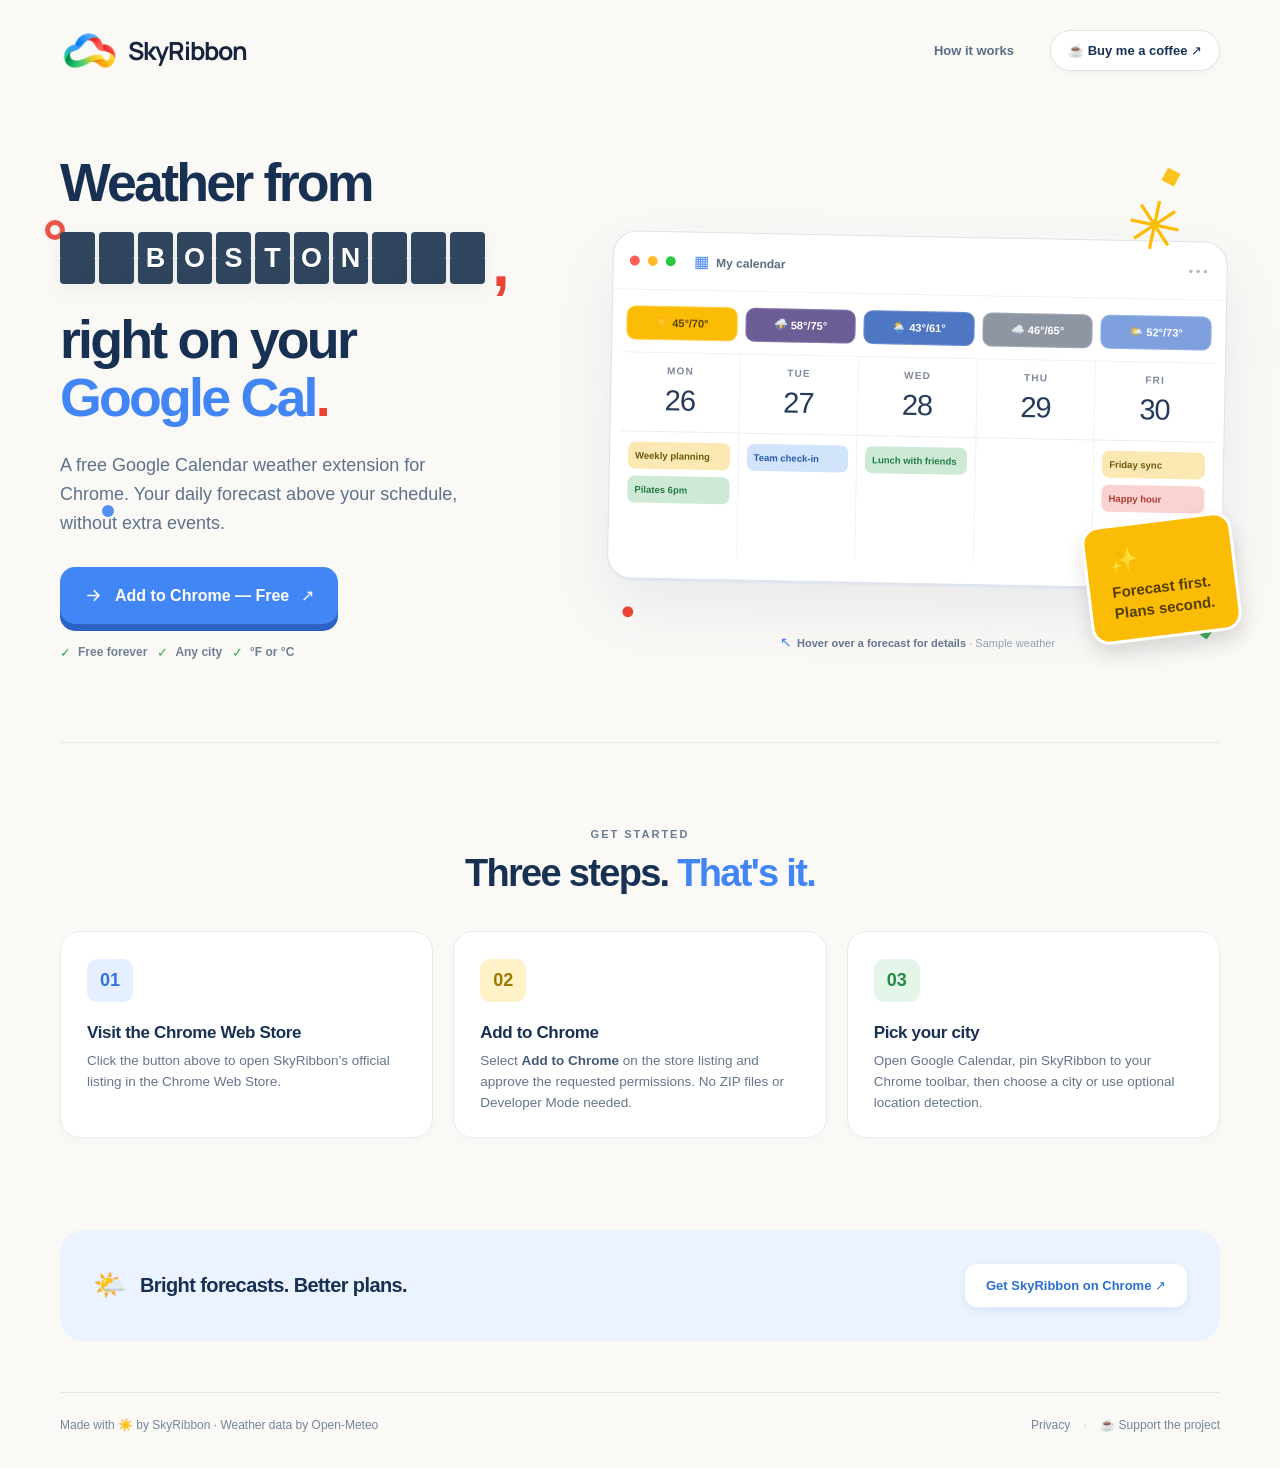
<file: index.html>
<!doctype html>
<html lang="en">
<head>
  <meta charset="utf-8">
  <meta name="viewport" content="width=device-width,initial-scale=1">
  <meta name="description" content="SkyRibbon is a free Google Calendar weather extension for Chrome. See daily forecasts for any city above your calendar without adding events.">
  <meta property="og:title" content="SkyRibbon — Free Google Calendar Weather Extension">
  <meta property="og:description" content="Daily weather above your Google Calendar. Free for Chrome, with any city and °F or °C. No extra calendar events.">
  <title>SkyRibbon — Free Google Calendar Weather Extension for Chrome</title>
  <link rel="icon" href="favicon.ico?v=20261025c" sizes="any">
  <link rel="icon" type="image/png" sizes="32x32" href="favicon-32.png?v=20261025c">
  <link rel="icon" type="image/svg+xml" href="favicon.svg?v=20261025c">
  <link rel="apple-touch-icon" sizes="180x180" href="apple-touch-icon.png?v=20261025c">
  <meta name="theme-color" content="#faf9f6">
  <meta property="og:image" content="https://skyribbon.xyz/skyribbon-social-card.png">
  <link rel="preconnect" href="https://fonts.googleapis.com">
  <link rel="preconnect" href="https://fonts.gstatic.com" crossorigin>
  <link href="https://fonts.googleapis.com/css2?family=Manrope:wght@600;700;800&amp;display=swap" rel="stylesheet">
  <link rel="canonical" href="https://skyribbon.xyz/">
  <meta name="robots" content="index,follow">
  <meta property="og:type" content="website">
  <meta property="og:url" content="https://skyribbon.xyz/">
  <meta name="twitter:card" content="summary">
  <meta name="twitter:title" content="SkyRibbon — Free Google Calendar Weather Extension">
  <meta name="twitter:description" content="See your daily weather above Google Calendar. Free for Chrome, any city, zero event clutter.">
  <script type="application/ld+json">
  {
    "@context": "https://schema.org",
    "@type": "SoftwareApplication",
    "name": "SkyRibbon",
    "url": "https://skyribbon.xyz/",
    "installUrl": "https://chromewebstore.google.com/detail/skyribbon-%E2%80%94-weather-for-g/oncfdnhdfplblcpeioinegfamjceidjk?hl=en-US",
    "description": "A free Chrome extension that displays daily weather forecasts above Google Calendar without creating calendar events.",
    "applicationCategory": "BrowserApplication",
    "operatingSystem": "Google Chrome",
    "offers": {"@type": "Offer", "price": "0", "priceCurrency": "USD"}
  }
  </script>
  <!-- SkyRibbon styles are embedded to avoid stylesheet loading/caching failures. -->
  <style>
:root{--ink:#183153;--muted:#5f7189;--blue:#4285f4;--red:#ea4335;--yellow:#fbbc05;--green:#34a853;--cream:#faf9f6;--border:#e8e9ea;font-family:Arial,"Helvetica Neue",sans-serif;font-synthesis:none;scroll-behavior:smooth}
*{box-sizing:border-box}body{background:var(--cream);margin:0;color:var(--ink);overflow-x:hidden}a{text-decoration:none;color:inherit}.wrap{width:min(1160px,calc(100% - 64px));margin-inline:auto}.site-header{height:100px;display:flex;align-items:center;justify-content:space-between;position:relative;z-index:2}.logo{display:flex;align-items:center;font-size:25px;font-weight:800;letter-spacing:-1.3px;gap:11px}.logo-art{display:grid;place-items:center;width:47px;height:47px;border-radius:16px;background:#eaf3ff}.logo-art svg{width:38px;height:38px}.logodot{color:var(--red)}nav{display:flex;align-items:center;gap:36px;font-weight:700;font-size:13px}nav>a:first-child{color:#596e86}nav>a:hover{color:var(--blue)}.coffee-link{padding:12px 17px;border:1px solid #e2e3e1;border-radius:999px;background:#fff;color:var(--ink);box-shadow:0 3px 9px #00000008}nav .coffee-link:hover{background:#fff9e8;color:var(--ink)}
.hero{min-height:578px;display:grid;grid-template-columns:47% 53%;align-items:center;gap:5px;position:relative;padding:38px 0 60px}.hero-copy{z-index:1;padding-bottom:23px}.eyebrow{font-size:11px;font-weight:800;letter-spacing:2px;color:#6b7b92;display:flex;align-items:center;gap:10px}.eyebrow-dot{width:11px;height:11px;border-radius:50%;display:inline-block;background:var(--green);box-shadow:inset -2px -2px 0 #148038}.hero h1{font-size:clamp(46px,5.3vw,76px);line-height:1.08;letter-spacing:-3.7px;margin:23px 0 22px;font-weight:800;max-width:570px}.highlight{position:relative;color:var(--blue);white-space:nowrap}.highlight-line{position:absolute;left:0;bottom:-7px;width:98%;height:8px;border-radius:60% 40% 50% 50%;background:var(--yellow);transform:rotate(-1.5deg)}.period{color:var(--red)}.lead{font-size:18px;line-height:1.6;color:var(--muted);max-width:420px;margin:0 0 30px}.download{display:inline-flex;align-items:center;justify-content:center;gap:12px;border-radius:15px;background:var(--blue);color:#fff;padding:19px 24px;font-size:16px;font-weight:800;box-shadow:0 7px 0 #2b62c4;transition:transform .18s,box-shadow .18s}.download:hover{transform:translateY(-2px);box-shadow:0 9px 0 #2b62c4}.download:active{transform:translateY(5px);box-shadow:0 2px 0 #2b62c4}.under-download{display:flex;align-items:center;flex-wrap:wrap;gap:10px;margin-top:21px;color:#718096;font-size:12px;font-weight:700}.feature-chip{display:inline-flex;align-items:center;gap:7px}.green-tick{color:var(--green);font-weight:900;font-size:13px;line-height:1}
.hero-art{height:470px;display:flex;align-items:center;justify-content:center;position:relative}.calendar-frame{position:relative;width:100%;max-width:650px;background:white;border:1px solid #dde3ea;border-radius:24px;box-shadow:0 28px 64px #304a6e16,0 2px 0 #edf2f8;transform:rotate(1.1deg);overflow:hidden}.mock-top{display:flex;align-items:center;gap:10px;color:#5f6c80;border-bottom:1px solid #eef2f7;height:58px;padding:0 16px;font-size:12px;font-weight:700}.mock-dots{display:flex;gap:8px;margin-right:8px}.mock-dots i{display:block;width:10px;height:10px;border-radius:50%;background:#ff5f57}.mock-dots i:nth-child(2){background:#ffbd2e}.mock-dots i:nth-child(3){background:#28c840}.mini-calendar{margin-right:4px;color:#4285f4;font-size:16px}.mock-menu{margin-left:auto;letter-spacing:3px;color:#aeb8c7}.mock-content{padding:16px 10px 22px}.mock-weather{display:grid;grid-template-columns:repeat(5,minmax(0,1fr));gap:8px;text-align:center;padding:0 4px 12px}.mock-days{display:grid;grid-template-columns:repeat(5,minmax(0,1fr));gap:0;text-align:center}.forecast-pill{white-space:nowrap;font-size:11px;font-weight:700;border-radius:9px;padding:9px 0;box-shadow:inset 0 0 0 1px rgba(255,255,255,.18)}.forecast-pill span{vertical-align:middle}.forecast-sunny{background:#fbbc05;color:#5d4300;box-shadow:inset 0 0 0 1px rgba(255,255,255,.28)}.forecast-partly{background:#7ea0df;color:#ffffff}.forecast-cloudy{background:#8f96a3;color:#ffffff}.forecast-rain{background:#4d77c3;color:#ffffff}.forecast-cold{background:#dce8f8;color:#35506e;box-shadow:inset 0 0 0 1px rgba(76,110,150,.14)}.forecast-snow{background:#f5f8fc;color:#4a6075;box-shadow:inset 0 0 0 1px rgba(114,138,166,.22)}.forecast-storm{background:#6c5d96;color:#ffffff}.mock-days{margin-top:0;border-top:1px solid #eef2f7}.mock-days div{display:flex;align-items:center;flex-direction:column;gap:8px;padding:12px 0 14px;border-right:1px solid #eef2f7}.mock-days div:last-child{border-right:0}.mock-days span{font-weight:700;letter-spacing:1.2px;color:#7d8898;font-size:10px}.mock-days strong{color:#263b59;font-size:29px;letter-spacing:-1px;font-weight:500}.events-grid{border-top:1px solid #e8edf5;display:grid;grid-template-columns:repeat(5,1fr);gap:0;min-height:124px;align-items:start}.event-col{padding:10px 8px 0;border-right:1px solid #eef2f7;min-height:124px}.event-col:last-child{border-right:0}.event{display:block;font-size:9.5px;font-weight:700;padding:8px 7px;border-radius:7px;white-space:nowrap;overflow:hidden;text-overflow:ellipsis;margin-bottom:7px}.event.yellow{background:#fce8b2;color:#6f5711}.event.blue{background:#d2e3fc;color:#225da8}.event.green{background:#ceead6;color:#237b45}.event.red{background:#fad2cf;color:#ab3b34}.mini-sticker{position:absolute;z-index:1;bottom:8px;right:-12px;background:#fbbc05;border:3px solid #fff;border-radius:18px;padding:17px 22px;transform:rotate(-7deg);color:#563e00;font-size:15px;font-weight:800;line-height:1.4;box-shadow:0 10px 20px #1112}.mini-sticker span{display:block;font-size:24px;margin-bottom:3px}.spark{position:absolute;z-index:1}.spark-yellow{right:43px;top:12px;color:var(--yellow);font-size:67px;transform:rotate(12deg)}.spark-red{left:10px;bottom:20px;color:var(--red);font-size:25px}.confetti{position:absolute;pointer-events:none;opacity:.9}.c-red{width:20px;height:20px;border:5px solid var(--red);border-radius:50%;top:220px;left:3.5%}.c-yellow{width:14px;height:14px;background:var(--yellow);transform:rotate(28deg);top:170px;right:8%}.c-blue{width:12px;height:12px;background:var(--blue);border-radius:50%;top:505px;left:8%}.c-green{width:8px;height:30px;background:var(--green);transform:rotate(35deg);top:610px;right:5%}
.install{padding:85px 0 92px;border-top:1px solid #e8e9e7}.install-heading{text-align:center}.install-heading .eyebrow{justify-content:center}.install h2{font-size:38px;letter-spacing:-1.7px;line-height:1.12;margin:12px 0 36px}.install h2 span{color:var(--blue)}.step-grid{display:grid;grid-template-columns:repeat(3,minmax(0,1fr));gap:20px}.step{background:#fff;border:1px solid #e8eaf0;border-radius:20px;padding:27px 26px 23px;min-height:194px;box-shadow:0 4px 10px #1f375405}.step-num{display:inline-flex;border-radius:10px;min-width:46px;min-height:43px;align-items:center;justify-content:center;font-size:18px;font-weight:900}.step-num.blue{background:#e5efff;color:#3474d9}.step-num.yellow{background:#fff2c9;color:#9f7600}.step-num.green{background:#e4f6e9;color:#268a45}.step h3{font-size:17px;letter-spacing:-.35px;margin:21px 0 8px}.step p{color:#66758a;line-height:1.55;margin:0;font-size:13.5px}.step strong{color:#435a77}.step code{background:#eff4fc;padding:2px 5px;border-radius:4px;font-size:12px;color:#255eb2;white-space:nowrap}
.closing{background:#eaf3ff;border-radius:23px;min-height:111px;display:flex;align-items:center;justify-content:space-between;padding:25px 33px;margin-bottom:51px}.closing div{display:flex;align-items:center;gap:13px}.closing div span{font-size:27px}.closing strong{font-size:20px;letter-spacing:-.6px}.closing>a{background:#fff;color:#2b70d1;font-weight:800;padding:14px 21px;border-radius:12px;box-shadow:0 3px 8px #153d8315;font-size:13px}.closing>a:hover{background:#f7faff}footer{border-top:1px solid #e7e7e7;padding:25px 0 36px;display:flex;justify-content:space-between;gap:20px;color:#76869b;font-size:12px}footer a:hover{color:var(--blue)}.foot-sep{margin:0 10px;color:#b8c4d2}
@media(max-width:1100px){.hero h1{font-size:clamp(42px,5.6vw,62px);letter-spacing:-2.8px}.forecast-pill{font-size:10px}.hero{gap:0}.mini-sticker{right:-9px}}
@media(max-width:780px){.wrap{width:min(620px,calc(100% - 38px))}.site-header{height:82px}.logo{font-size:23px}nav{gap:14px}nav>a:first-child{display:none}.coffee-link{font-size:11px;padding:11px 12px}.hero{padding:45px 0 80px;display:flex;flex-direction:column;min-height:0}.hero-copy{text-align:center;padding:0}.eyebrow{justify-content:center}.hero h1{margin:22px auto 17px;font-size:clamp(43px,8.7vw,63px);letter-spacing:-2.3px;max-width:620px}.lead{margin:0 auto 27px;font-size:16px}.under-download{justify-content:center}.hero-art{width:100%;height:350px;margin-top:20px}.calendar-frame{max-width:540px}.spark-yellow{right:8%;top:-7px}.mini-sticker{bottom:0;right:1%;font-size:12px;padding:10px 15px}.mini-sticker span{font-size:20px}.install{padding:64px 0}.step-grid{grid-template-columns:1fr;gap:13px}.step{min-height:0;padding:21px;display:grid;grid-template-columns:50px 1fr;align-items:start;gap:0 16px}.step-num{grid-row:span 2}.step h3{margin:0 0 7px}.step p{grid-column:2}.closing{margin-bottom:35px}.closing strong{font-size:16px}footer{flex-direction:column;align-items:center;text-align:center;gap:11px}}
@media(max-width:480px){.wrap{width:calc(100% - 32px)}.logo-art{width:40px;height:40px}.logo-art svg{width:32px}.logo{gap:6px;font-size:20px}.coffee-link{font-size:0!important;padding:10px 12px}.coffee-link span{font-size:15px}.coffee-link span:last-child{font-size:0}.hero{padding:40px 0 57px}.eyebrow{font-size:9px;letter-spacing:1.2px}.hero h1{font-size:45px;letter-spacing:-2.5px}.hero .highlight{white-space:normal}.lead{font-size:15px}.download{font-size:15px;padding:17px 21px}.hero-art{height:270px}.calendar-frame{border-radius:15px}.mock-top{height:46px;padding:0 11px}.mock-content{padding:13px 6px 16px}.mock-weather{gap:5px;padding:0 2px 9px}.mock-days{gap:3px}.forecast-pill{font-size:8px;letter-spacing:-.2px;padding:9px 0;border-radius:6px}.mock-days{margin-top:0}.mock-days div{gap:6px;padding:10px 0 8px}.mock-days span{font-size:8px}.mock-days strong{font-size:22px}.events-grid{min-height:82px}.event-col{padding:7px 4px 0;min-height:82px}.event{font-size:6.8px;padding:5px 3px;margin-bottom:4px}.mini-sticker{bottom:4px;right:-3px;font-size:9px;padding:6px 10px;border-radius:9px}.mini-sticker span{font-size:14px}.spark-yellow{font-size:34px;top:-5px}.install{padding:44px 0}.install h2{font-size:31px}.closing{padding:18px 15px;min-height:94px;gap:10px}.closing div{gap:6px}.closing div span{font-size:21px}.closing strong{font-size:13px;line-height:1.3}.closing>a{font-size:11px;padding:11px 9px;white-space:nowrap}}
@media(prefers-reduced-motion:reduce){:root{scroll-behavior:auto}.download{transition:none}}
@media(max-width:480px){.c-yellow,.c-red{display:none}}

  
/* SkyRibbon departure-board headline — smoother split-flap animation, no libraries. */
.hero h1.flip-heading{font-size:clamp(38px,4.2vw,60px);line-height:1.07;letter-spacing:-2.8px;margin:16px 0 25px;font-weight:800;max-width:620px}
.flip-heading-intro,.flip-heading-outro{display:block}
.flip-heading-outro{margin-top:13px;max-width:570px}
.calendar-accent{color:#4285f4;white-space:nowrap}
.flip-board-holder{position:relative;display:inline-block;max-width:100%;margin:20px 0 4px;vertical-align:middle}
.city-comma{position:absolute;right:-22px;bottom:4px;color:#ea4335;font-size:clamp(44px,5vw,70px);line-height:.8}
.departure-board{--tile-w:35px;--tile-h:52px;--tile-gap:4px;display:inline-flex;align-items:center;white-space:nowrap;transform:none;line-height:1;letter-spacing:0;padding:0;background:transparent;border:0;box-shadow:none}
.departure-letters{display:flex;gap:var(--tile-gap);isolation:isolate}
.flap-letter{width:var(--tile-w);height:var(--tile-h);position:relative;display:inline-block;flex:none;perspective:700px;color:#fff;font-family:Arial,Helvetica,sans-serif;font-size:27px;font-weight:800;letter-spacing:0;text-shadow:0 1px 0 #0002;filter:drop-shadow(0 5px 9px #23364c12)}
.flap-half{position:absolute;left:0;width:100%;height:50%;overflow:hidden;backface-visibility:hidden;-webkit-backface-visibility:hidden;will-change:transform}
.flap-half.top{top:0;border-radius:4px 4px 1px 1px;background:linear-gradient(180deg,#31465e 0%,#30455e 100%);border-bottom:0}
.flap-half.bottom{bottom:0;border-radius:1px 1px 4px 4px;background:linear-gradient(180deg,#30455e 0%,#2f445c 100%)}
.flap-glyph{position:absolute;left:0;width:100%;height:200%;display:flex;justify-content:center;align-items:center;line-height:1;white-space:pre}
.flap-half.top .flap-glyph{top:0}
.flap-half.bottom .flap-glyph{bottom:0}
.flap-letter::after{content:"";position:absolute;z-index:7;left:3px;right:3px;top:calc(50% - .5px);height:1px;background:rgba(19,35,53,.035);pointer-events:none}
.flap-letter .flap-top-turn,.flap-letter .flap-bottom-turn{opacity:0;z-index:6;transform-style:preserve-3d}
.flap-letter .flap-top-turn{transform-origin:bottom center}
.flap-letter .flap-bottom-turn{transform-origin:top center;transform:rotateX(90deg)}
.flap-letter.flipping .flap-top-turn{opacity:1;animation:dcw-topflip 128ms cubic-bezier(.44,.04,.64,.94) forwards}
.flap-letter.flipping .flap-bottom-turn{opacity:1;animation:dcw-bottomflip 195ms cubic-bezier(.17,.78,.18,1) 128ms forwards}
@keyframes dcw-topflip{from{transform:rotateX(0)}to{transform:rotateX(-90deg)}}
@keyframes dcw-bottomflip{0%{transform:rotateX(90deg)}72%{transform:rotateX(-5deg)}100%{transform:rotateX(0)}}
@media(max-width:1160px){.departure-board{--tile-w:clamp(26px,2.8vw,35px);--tile-h:48px;--tile-gap:3px}.flap-letter{font-size:24px}.hero h1.flip-heading{font-size:clamp(38px,4vw,56px)}}
@media(max-width:780px){.hero h1.flip-heading{font-size:clamp(39px,7.2vw,56px);letter-spacing:-2px;max-width:610px}.flip-heading-outro{margin-top:18px}.flip-board-holder{margin-top:22px}.departure-board{--tile-w:clamp(25px,4.6vw,37px);--tile-h:49px;--tile-gap:3px}.flap-letter{font-size:25px}.city-comma{right:-18px;bottom:1px}}
@media(max-width:480px){.hero h1.flip-heading{font-size:clamp(34px,9.1vw,44px);line-height:1.12;letter-spacing:-1.7px;margin:19px 0 21px}.flip-board-holder{margin:22px 4px 4px 0}.departure-board{--tile-w:clamp(21px,6.15vw,28px);--tile-h:42px;--tile-gap:2px}.flap-letter{font-size:20px}.flip-heading-outro{margin-top:16px}.city-comma{font-size:40px;right:-12px;bottom:4px}}
@media(max-width:355px){.departure-board{--tile-w:20px;--tile-h:38px;--tile-gap:2px}.flap-letter{font-size:18px}.hero h1.flip-heading{font-size:34px}}
@media(prefers-reduced-motion:reduce){.flap-letter.flipping .flap-top-turn,.flap-letter.flipping .flap-bottom-turn{animation:none;display:none}.departure-board{transform:none}}

/* SkyRibbon brand identity — original approved mark and consistently typeset wordmark. */
.logo{gap:10px;letter-spacing:normal;text-decoration:none;white-space:nowrap;align-items:center}
.logo-symbol{display:block;width:58px;height:45px;object-fit:contain;flex-shrink:0}
.brand-wordmark{font-family:"Manrope", "Inter", system-ui, sans-serif;font-size:25px;font-weight:700;letter-spacing:-.95px;line-height:1;color:#17233c;font-synthesis:none}
@media(max-width:480px){.logo-symbol{width:46px;height:37px}.brand-wordmark{font-size:21px;letter-spacing:-.7px}.logo{gap:7px}}


/* v2.2 interactive weather demo: matches the extension tooltip, without disturbing the mock calendar. */
.mock-weather .forecast-pill{font-family:inherit;line-height:1.35;cursor:help;border:0;min-width:0;display:block;width:100%;appearance:none;-webkit-appearance:none;text-align:center;touch-action:manipulation;transition:filter .15s ease,transform .15s ease}
.mock-weather .forecast-pill:hover{filter:brightness(1.04);transform:translateY(-1px)}
.mock-weather .forecast-pill:focus-visible{outline:2px solid #4285f4;outline-offset:3px}
.mock-forecast-hint{position:absolute;z-index:3;bottom:-5px;left:50%;transform:translateX(-50%);white-space:nowrap;margin:0;color:#64758d;font-size:11px;font-weight:700;letter-spacing:.03px;text-align:center}
.mock-forecast-hint .hint-pointer{color:#4285f4;margin-right:5px;font-size:14px}
.mock-forecast-hint .hint-sample{font-weight:500;color:#91a0b3;margin-left:3px}
.mock-forecast-hint .hint-touch{display:none}
.mock-weather-tooltip{position:fixed;z-index:10000;pointer-events:none;box-sizing:border-box;min-width:220px;max-width:min(288px,calc(100vw - 16px));padding:13px 15px;background:#24334b;color:#fff;border:1px solid #43536d;border-radius:13px;box-shadow:0 8px 22px rgba(0,0,0,.26);font:500 12px/1.4 Roboto,Arial,sans-serif;letter-spacing:0;text-align:left}
.mock-weather-tooltip[hidden]{display:none!important}
.mock-weather-tooltip .tip-day{color:#b9c7da;font-size:11px;margin-bottom:6px}
.mock-weather-tooltip .tip-condition{color:#fff;font-size:14px;font-weight:700;margin-bottom:11px}
.mock-weather-tooltip .tip-metrics{border-top:1px solid #485970;padding-top:9px;display:flex;gap:6px;flex-direction:column;color:#e8edf5}
@media(max-width:780px){.mock-forecast-hint{bottom:-24px;font-size:10px}.mock-forecast-hint .hint-desktop{display:none}.mock-forecast-hint .hint-touch{display:inline}}
@media(hover:none){.mock-forecast-hint .hint-desktop{display:none}.mock-forecast-hint .hint-touch{display:inline}}
@media(prefers-reduced-motion:reduce){.mock-weather .forecast-pill{transition:none}.mock-weather .forecast-pill:hover{transform:none}}
  </style>
</head>
<body>
  <div class="confetti c-red" aria-hidden="true"></div><div class="confetti c-yellow" aria-hidden="true"></div>
  <div class="confetti c-blue" aria-hidden="true"></div><div class="confetti c-green" aria-hidden="true"></div>
  <header class="site-header wrap">
    <a class="logo" href="#top" aria-label="SkyRibbon home"><img class="logo-symbol" src="skyribbon-symbol.png" alt="" width="60" height="45"><span class="brand-wordmark">SkyRibbon</span></a>
    <nav aria-label="Main navigation"><a href="#install">How it works</a><a class="coffee-link" href="https://buymeacoffee.com/jackanooga" target="_blank" rel="noopener noreferrer"><span aria-hidden="true">☕</span> Buy me a coffee <span aria-hidden="true">↗</span></a></nav>
  </header>
  <main id="top">
    <section class="hero wrap">
      <div class="hero-copy">
        <h1 class="flip-heading">
          <span class="flip-heading-intro">Weather from</span>
          <span class="flip-board-holder">
            <span class="departure-board" id="departure-board" role="img" aria-label="Boston" aria-roledescription="rotating city display">
              <span class="departure-letters" id="departure-letters" aria-hidden="true"></span>
            </span>
            <span class="city-comma" aria-hidden="true">,</span>
          </span>
          <span class="flip-heading-outro">right on your <span class="calendar-accent">Google Cal<span class="period">.</span></span></span>
        </h1>
        <p class="lead">A free Google Calendar weather extension for Chrome. Your daily forecast above your schedule, without extra events.</p>
        <a class="download" href="https://chromewebstore.google.com/detail/skyribbon-%E2%80%94-weather-for-g/oncfdnhdfplblcpeioinegfamjceidjk?hl=en-US" target="_blank" rel="noopener noreferrer" aria-label="Get SkyRibbon free from the Chrome Web Store"><svg viewBox="0 0 24 24" width="19" height="19" fill="none" stroke="currentColor" stroke-width="2.2" stroke-linecap="round" stroke-linejoin="round" aria-hidden="true"><path d="M5 12h14m-6-6 6 6-6 6"/></svg> Add to Chrome — Free <span aria-hidden="true">↗</span></a>
        <div class="under-download"><span class="feature-chip"><span class="green-tick" aria-hidden="true">✓</span> Free forever</span><span class="feature-chip"><span class="green-tick" aria-hidden="true">✓</span> Any city</span><span class="feature-chip"><span class="green-tick" aria-hidden="true">✓</span> °F or °C</span></div>
      </div>
      <div class="hero-art" aria-label="Illustration of SkyRibbon's forecast displayed above calendar days">
        <span class="spark spark-yellow" aria-hidden="true">✳</span><span class="spark spark-red" aria-hidden="true">●</span>
        <div class="calendar-frame">
          <div class="mock-top"><div class="mock-dots" aria-hidden="true"><i></i><i></i><i></i></div><span><span class="mini-calendar">▦</span> My calendar</span><span class="mock-menu" aria-hidden="true">•••</span></div>
          <div class="mock-content"><div class="mock-weather">
            <button type="button" class="forecast-pill forecast-sunny" data-day="Monday, October 26" data-condition="Sunny" data-emoji="☀️" data-low="45" data-high="70" data-rain="5" data-wind="8" aria-label="Monday, October 26: Sunny, low 45 degrees and high 70 degrees. Show weather details.">☀️ <span>45°/70°</span></button><button type="button" class="forecast-pill forecast-storm" data-day="Tuesday, October 27" data-condition="Thunderstorms" data-emoji="⛈️" data-low="58" data-high="75" data-rain="80" data-wind="17" aria-label="Tuesday, October 27: Thunderstorms, low 58 degrees and high 75 degrees. Show weather details.">⛈️ <span>58°/75°</span></button><button type="button" class="forecast-pill forecast-rain" data-day="Wednesday, October 28" data-condition="Rain showers" data-emoji="🌦️" data-low="43" data-high="61" data-rain="75" data-wind="12" aria-label="Wednesday, October 28: Rain showers, low 43 degrees and high 61 degrees. Show weather details.">🌦️ <span>43°/61°</span></button><button type="button" class="forecast-pill forecast-cloudy" data-day="Thursday, October 29" data-condition="Cloudy" data-emoji="☁️" data-low="46" data-high="65" data-rain="15" data-wind="9" aria-label="Thursday, October 29: Cloudy, low 46 degrees and high 65 degrees. Show weather details.">☁️ <span>46°/65°</span></button><button type="button" class="forecast-pill forecast-partly" data-day="Friday, October 30" data-condition="Partly cloudy" data-emoji="🌤️" data-low="52" data-high="73" data-rain="20" data-wind="7" aria-label="Friday, October 30: Partly cloudy, low 52 degrees and high 73 degrees. Show weather details.">🌤️ <span>52°/73°</span></button>
          </div><div class="mock-days"><div><span>MON</span><strong>26</strong></div><div><span>TUE</span><strong>27</strong></div><div><span>WED</span><strong>28</strong></div><div><span>THU</span><strong>29</strong></div><div><span>FRI</span><strong>30</strong></div></div>
          <div class="events-grid" aria-hidden="true"><div class="event-col"><span class="event yellow">Weekly planning</span><span class="event green">Pilates 6pm</span></div><div class="event-col"><span class="event blue">Team check-in</span></div><div class="event-col"><span class="event green">Lunch with friends</span></div><div class="event-col"></div><div class="event-col"><span class="event yellow">Friday sync</span><span class="event red">Happy hour</span></div></div>
          </div>
        </div>
        <p class="mock-forecast-hint"><span class="hint-pointer">↖</span><span class="hint-desktop">Hover over a forecast for details</span><span class="hint-touch">Tap a forecast for details</span><span class="hint-sample">· Sample weather</span></p>
        <div class="mini-sticker"><span>✨</span> Forecast first.<br>Plans second.</div>
      </div>
    </section>
    <section id="install" class="install wrap" aria-labelledby="install-title">
      <div class="install-heading"><span class="eyebrow">GET STARTED</span><h2 id="install-title">Three steps. <span>That's it.</span></h2></div>
      <div class="step-grid">
        <div class="step"><span class="step-num blue">01</span><h3>Visit the Chrome Web Store</h3><p>Click the button above to open SkyRibbon’s official listing in the Chrome Web Store.</p></div>
        <div class="step"><span class="step-num yellow">02</span><h3>Add to Chrome</h3><p>Select <strong>Add to Chrome</strong> on the store listing and approve the requested permissions. No ZIP files or Developer Mode needed.</p></div>
        <div class="step"><span class="step-num green">03</span><h3>Pick your city</h3><p>Open Google Calendar, pin SkyRibbon to your Chrome toolbar, then choose a city or use optional location detection.</p></div>
      </div>
    </section>
    <section class="closing wrap"><div><span aria-hidden="true">🌤️</span><strong>Bright forecasts. Better plans.</strong></div><a href="https://chromewebstore.google.com/detail/skyribbon-%E2%80%94-weather-for-g/oncfdnhdfplblcpeioinegfamjceidjk?hl=en-US" target="_blank" rel="noopener noreferrer">Get SkyRibbon on Chrome <span aria-hidden="true">↗</span></a></section>
  </main>
  <footer class="wrap"><span>Made with ☀️ by SkyRibbon · Weather data by <a href="https://open-meteo.com/" target="_blank" rel="noopener noreferrer">Open-Meteo</a></span><span><a href="privacy.html">Privacy</a> <span class="foot-sep">·</span> <a href="https://buymeacoffee.com/jackanooga" target="_blank" rel="noopener noreferrer">☕ Support the project</a></span></footer>

<div id="mock-weather-tooltip" class="mock-weather-tooltip" role="tooltip" hidden>
  <div class="tip-day" id="mock-tip-day"></div>
  <div class="tip-condition" id="mock-tip-condition"></div>
  <div class="tip-metrics"><span id="mock-tip-rain"></span><span id="mock-tip-wind"></span></div>
</div>
<script>
(() => {
  'use strict';
  const board = document.getElementById('departure-board');
  const holder = document.getElementById('departure-letters');
  if (!board || !holder) return;

  const cityNames = [
    'AMSTERDAM','ATHENS','ATLANTA','AUCKLAND','BANGKOK','BARCELONA','BEIJING','BERLIN','BOGOTA','BOSTON',
    'BRUSSELS','BUDAPEST','BRASILIA','CAIRO','CAPE TOWN','CASABLANCA','CHICAGO','COPENHAGEN','DALLAS','DELHI',
    'DENVER','DETROIT','DOHA','DUBAI','DUBLIN','EDINBURGH','GENEVA','HAMBURG','HANOI','HAVANA',
    'HELSINKI','HONG KONG','HONOLULU','HOUSTON','ISTANBUL','JAKARTA','PRETORIA','KYOTO','LAGOS','LIMA',
    'LISBON','LONDON','LOS ANGELES','MADRID','MANILA','MARRAKECH','MELBOURNE','MEXICO CITY','MIAMI','MILAN',
    'MONTREAL','MUMBAI','MUNICH','NAIROBI','NAPLES','NEW YORK','OSAKA','OSLO','PARIS','PITTSBURGH',
    'PHOENIX','PRAGUE','QUEBEC CITY','REYKJAVIK','SALVADOR','ROME','SAN DIEGO','SAN JUAN','SAN JOSE','SANTIAGO',
    'SAO PAULO','SEATTLE','SEOUL','SHANGHAI','SINGAPORE','STOCKHOLM','SYDNEY','TAIPEI','TEL AVIV','TOKYO',
    'TORONTO','VALENCIA','VANCOUVER','VENICE','VIENNA','WARSAW','WASHINGTON','ZURICH'
  ];
  const slots = 11;
  const motionReduced = window.matchMedia('(prefers-reduced-motion: reduce)');
  const TOP_MS = 120;
  const BOTTOM_MS = 210;
  const STAGGER_MS = 17;
  const PAUSE_MS = 2250;
  let current = 'BOSTON';
  let nextTimer = null;
  let animating = false;
  let cityDeck = [];
  let firstDeck = true;
  const entries = [];

  const fill = (text) => {
    const leading = Math.floor((slots - text.length) / 2);
    return ' '.repeat(Math.max(0, leading)) + text + ' '.repeat(Math.max(0, slots - text.length - leading));
  };

  const half = (part, cls, letter) => {
    const el = document.createElement('span');
    el.className = `flap-half ${part} ${cls}`;
    const glyph = document.createElement('span');
    glyph.className = 'flap-glyph';
    glyph.textContent = letter === ' ' ? ' ' : letter;
    el.append(glyph);
    return { el, glyph };
  };

  for (let i = 0; i < slots; i++) {
    const tile = document.createElement('span');
    tile.className = 'flap-letter';
    const t = half('top', 'flap-static-top', ' ');
    const b = half('bottom', 'flap-static-bottom', ' ');
    const ft = half('top', 'flap-top-turn', ' ');
    const fb = half('bottom', 'flap-bottom-turn', ' ');
    tile.append(t.el, b.el, ft.el, fb.el);
    holder.append(tile);
    entries.push({ tile, t: t.glyph, b: b.glyph, ft: ft.glyph, fb: fb.glyph, swapTimer: null, doneTimer: null, startTimer: null });
  }

  const glyph = (node, value) => { node.textContent = value === ' ' ? ' ' : value; };

  function installStatic(name) {
    const padded = fill(name);
    entries.forEach((e, i) => {
      e.tile.classList.remove('flipping');
      glyph(e.t, padded[i]);
      glyph(e.b, padded[i]);
      glyph(e.ft, padded[i]);
      glyph(e.fb, padded[i]);
      clearTimeout(e.swapTimer);
      clearTimeout(e.doneTimer);
      clearTimeout(e.startTimer);
    });
    board.setAttribute('aria-label', name);
  }

  function reshuffleDeck() {
    // The initially displayed city counts toward the first complete rotation.
    // Every subsequent deck contains all cities exactly once.
    cityDeck = firstDeck ? cityNames.filter(name => name !== current) : [...cityNames];
    firstDeck = false;
    for (let i = cityDeck.length - 1; i > 0; i--) {
      const j = Math.floor(Math.random() * (i + 1));
      [cityDeck[i], cityDeck[j]] = [cityDeck[j], cityDeck[i]];
    }
    // Avoid a repeated city at the boundary between two complete decks.
    if (cityDeck.length > 1 && cityDeck[0] === current) {
      const j = 1 + Math.floor(Math.random() * (cityDeck.length - 1));
      [cityDeck[0], cityDeck[j]] = [cityDeck[j], cityDeck[0]];
    }
  }

  function nextCity() {
    if (!cityDeck.length) reshuffleDeck();
    return cityDeck.shift();
  }

  installStatic(current);
  reshuffleDeck();

  function setCity(name) {
    if (animating || document.hidden || motionReduced.matches || !name || name === current) return;
    animating = true;
    const prev = fill(current);
    const dest = fill(name);
    let maxDelay = 0;

    entries.forEach((e, i) => {
      if (prev[i] === dest[i]) return;
      const delay = i * STAGGER_MS;
      maxDelay = Math.max(maxDelay, delay);

      glyph(e.t, prev[i]);
      glyph(e.b, prev[i]);
      glyph(e.ft, prev[i]);
      glyph(e.fb, dest[i]);

      e.startTimer = setTimeout(() => {
        e.tile.classList.add('flipping');
      }, delay);

      e.swapTimer = setTimeout(() => {
        glyph(e.t, dest[i]);
      }, delay + TOP_MS);

      e.doneTimer = setTimeout(() => {
        glyph(e.b, dest[i]);
        e.tile.classList.remove('flipping');
        glyph(e.ft, dest[i]);
        glyph(e.fb, dest[i]);
      }, delay + TOP_MS + BOTTOM_MS + 10);
    });

    window.setTimeout(() => {
      current = name;
      installStatic(name);
      animating = false;
      schedule();
    }, maxDelay + TOP_MS + BOTTOM_MS + 40);
  }

  function schedule() {
    clearTimeout(nextTimer);
    if (document.hidden || motionReduced.matches) return;
    nextTimer = setTimeout(() => {
      setCity(nextCity());
    }, PAUSE_MS);
  }

  document.addEventListener('visibilitychange', () => {
    if (!document.hidden) {
      if (animating) return;
      schedule();
    } else {
      clearTimeout(nextTimer);
    }
  });

  motionReduced.addEventListener?.('change', () => {
    if (motionReduced.matches) {
      clearTimeout(nextTimer);
      installStatic(current);
    } else {
      reshuffleDeck();
      schedule();
    }
  });

  schedule();
})();
</script>

<script>
/* Self-contained, illustrative forecast preview. No API calls or location permissions. */
(() => {
  'use strict';
  const tooltip = document.getElementById('mock-weather-tooltip');
  const pills = [...document.querySelectorAll('.mock-weather .forecast-pill')];
  if (!tooltip || !pills.length) return;
  const day = document.getElementById('mock-tip-day');
  const condition = document.getElementById('mock-tip-condition');
  const rain = document.getElementById('mock-tip-rain');
  const wind = document.getElementById('mock-tip-wind');
  let active = null;
  let touchPinned = false;
  let lastPointerType = '';

  function closeDetails() {
    if (active) active.removeAttribute('aria-describedby');
    active = null;
    touchPinned = false;
    tooltip.hidden = true;
  }

  function positionDetails() {
    if (!active || tooltip.hidden) return;
    const anchor = active.getBoundingClientRect();
    if (anchor.bottom < 0 || anchor.top > window.innerHeight) {
      closeDetails();
      return;
    }
    tooltip.style.visibility = 'hidden';
    const bounds = tooltip.getBoundingClientRect();
    const margin = 8;
    const gap = 9;
    const x = Math.max(margin, Math.min(anchor.left + anchor.width / 2 - bounds.width / 2, window.innerWidth - bounds.width - margin));
    const y = anchor.bottom + bounds.height + gap + margin <= window.innerHeight
      ? anchor.bottom + gap
      : Math.max(margin, anchor.top - bounds.height - gap);
    tooltip.style.left = `${Math.round(x)}px`;
    tooltip.style.top = `${Math.round(y)}px`;
    tooltip.style.visibility = 'visible';
  }

  function openDetails(pill, pin = false) {
    if (active && active !== pill) active.removeAttribute('aria-describedby');
    active = pill;
    touchPinned = pin;
    pill.setAttribute('aria-describedby', 'mock-weather-tooltip');
    const data = pill.dataset;
    day.textContent = `${data.day} · Sample forecast`;
    condition.textContent = `${data.emoji}  ${data.condition} · ${data.low}° / ${data.high}°`;
    rain.textContent = `💧 Rain chance  ${data.rain}%`;
    wind.textContent = `≈ Peak wind  ${data.wind} mph`;
    tooltip.hidden = false;
    positionDetails();
  }

  for (const pill of pills) {
    pill.addEventListener('pointerenter', event => {
      if ((event.pointerType === 'mouse' || event.pointerType === 'pen') && !touchPinned) openDetails(pill);
    });
    pill.addEventListener('pointerleave', event => {
      if ((event.pointerType === 'mouse' || event.pointerType === 'pen') && !touchPinned) closeDetails();
    });
    pill.addEventListener('focus', () => {
      if (!touchPinned) openDetails(pill);
    });
    pill.addEventListener('blur', () => {
      if (!touchPinned) closeDetails();
    });
    pill.addEventListener('click', event => {
      const isTouch = lastPointerType === 'touch' || (event.detail !== 0 && window.matchMedia('(hover: none)').matches);
      if (isTouch) {
        if (touchPinned && active === pill) closeDetails();
        else openDetails(pill, true);
      } else {
        openDetails(pill);
      }
    });
  }
  document.addEventListener('pointerdown', event => {
    lastPointerType = event.pointerType;
    if (!event.target.closest('.mock-weather .forecast-pill') && touchPinned) closeDetails();
  });
  document.addEventListener('keydown', event => {
    if (event.key === 'Escape') closeDetails();
  });
  window.addEventListener('resize', positionDetails);
  window.addEventListener('scroll', positionDetails, { passive: true });
})();
</script>
</body>
</html>
</file>
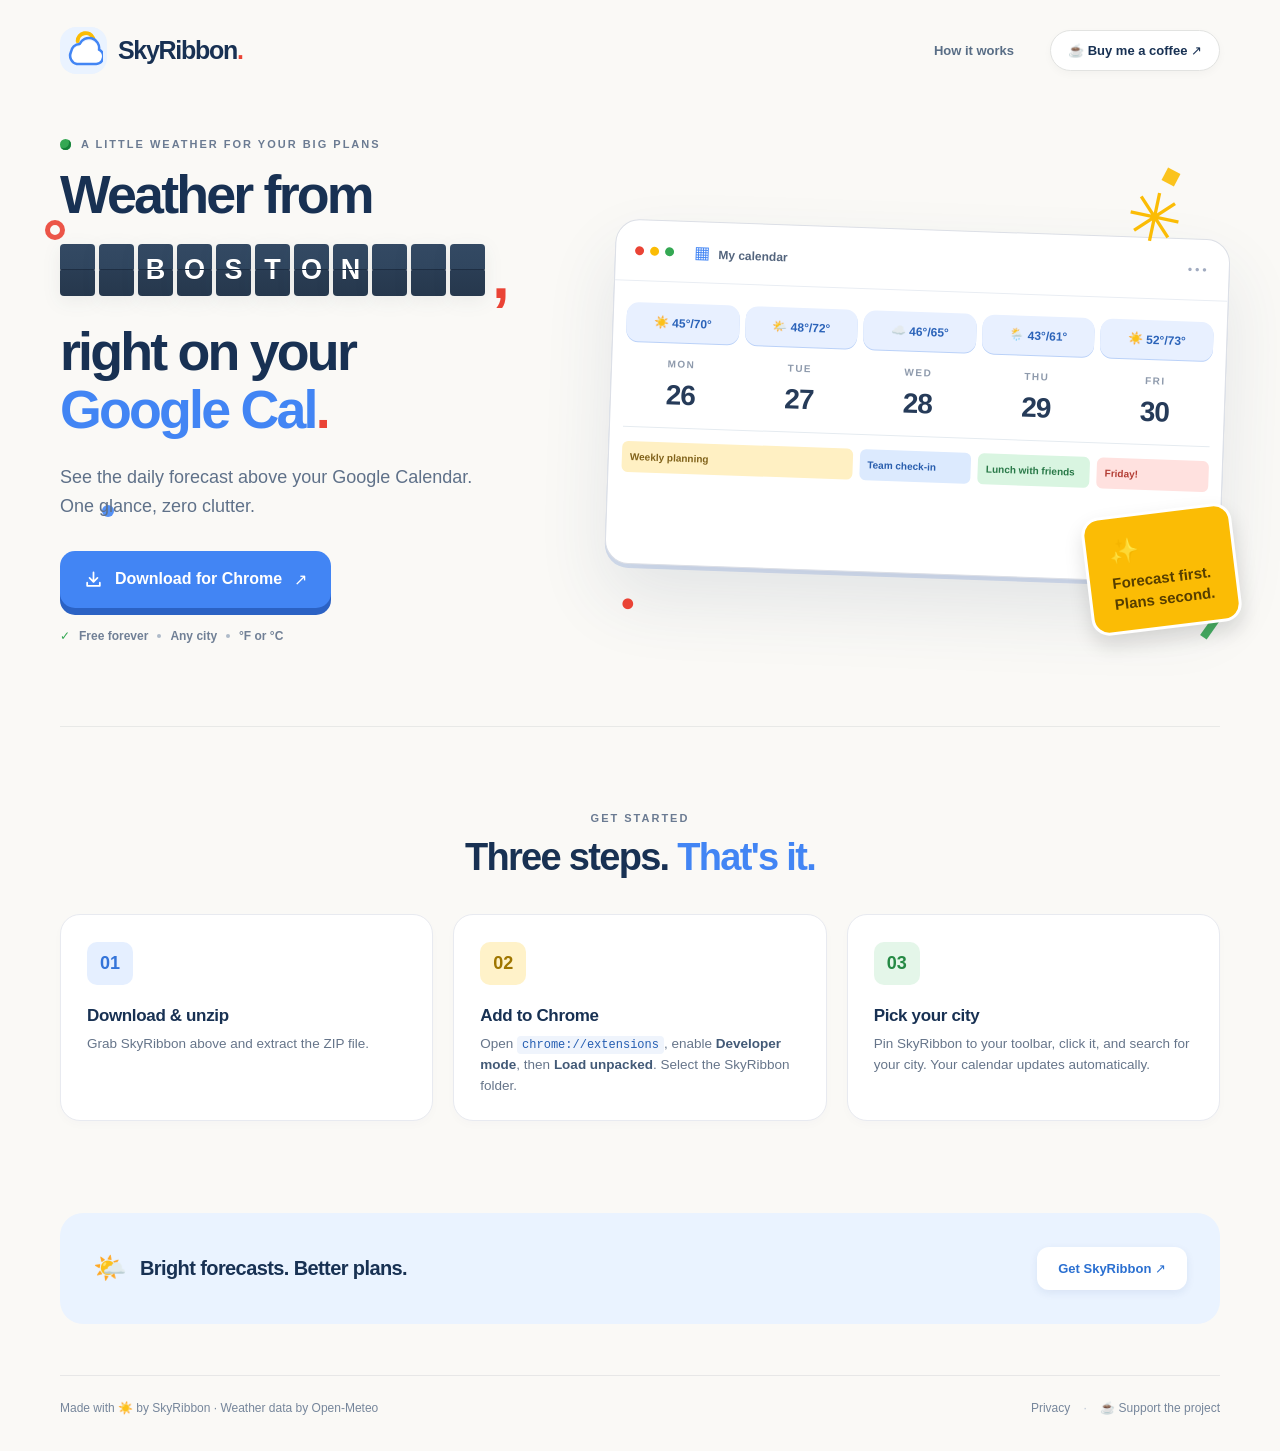
<file: index 3.html>
<!doctype html>
<html lang="en">
<head>
  <meta charset="utf-8">
  <meta name="viewport" content="width=device-width,initial-scale=1">
  <meta name="theme-color" content="#faf9f6">
  <meta name="description" content="SkyRibbon brings the daily weather forecast into Google Calendar, without cluttering your events. Free for Chrome.">
  <meta property="og:title" content="SkyRibbon — Weather, right on your calendar">
  <meta property="og:description" content="Your weather, right above your plans. Free Chrome extension for Google Calendar.">
  <title>SkyRibbon — Weather, right on your calendar</title>
  <link rel="icon" href="favicon.svg" type="image/svg+xml">
  <!-- SkyRibbon styles are embedded to avoid stylesheet loading/caching failures. -->
  <style>
:root{--ink:#183153;--muted:#5f7189;--blue:#4285f4;--red:#ea4335;--yellow:#fbbc05;--green:#34a853;--cream:#faf9f6;--border:#e8e9ea;font-family:Arial,"Helvetica Neue",sans-serif;font-synthesis:none;scroll-behavior:smooth}
*{box-sizing:border-box}body{background:var(--cream);margin:0;color:var(--ink);overflow-x:hidden}a{text-decoration:none;color:inherit}.wrap{width:min(1160px,calc(100% - 64px));margin-inline:auto}.site-header{height:100px;display:flex;align-items:center;justify-content:space-between;position:relative;z-index:2}.logo{display:flex;align-items:center;font-size:25px;font-weight:800;letter-spacing:-1.3px;gap:11px}.logo-art{display:grid;place-items:center;width:47px;height:47px;border-radius:16px;background:#eaf3ff}.logo-art svg{width:38px;height:38px}.logodot{color:var(--red)}nav{display:flex;align-items:center;gap:36px;font-weight:700;font-size:13px}nav>a:first-child{color:#596e86}nav>a:hover{color:var(--blue)}.coffee-link{padding:12px 17px;border:1px solid #e2e3e1;border-radius:999px;background:#fff;color:var(--ink);box-shadow:0 3px 9px #00000008}nav .coffee-link:hover{background:#fff9e8;color:var(--ink)}
.hero{min-height:578px;display:grid;grid-template-columns:47% 53%;align-items:center;gap:5px;position:relative;padding:38px 0 60px}.hero-copy{z-index:1;padding-bottom:23px}.eyebrow{font-size:11px;font-weight:800;letter-spacing:2px;color:#6b7b92;display:flex;align-items:center;gap:10px}.eyebrow-dot{width:11px;height:11px;border-radius:50%;display:inline-block;background:var(--green);box-shadow:inset -2px -2px 0 #148038}.hero h1{font-size:clamp(46px,5.3vw,76px);line-height:1.08;letter-spacing:-3.7px;margin:23px 0 22px;font-weight:800;max-width:570px}.highlight{position:relative;color:var(--blue);white-space:nowrap}.highlight-line{position:absolute;left:0;bottom:-7px;width:98%;height:8px;border-radius:60% 40% 50% 50%;background:var(--yellow);transform:rotate(-1.5deg)}.period{color:var(--red)}.lead{font-size:18px;line-height:1.6;color:var(--muted);max-width:420px;margin:0 0 30px}.download{display:inline-flex;align-items:center;justify-content:center;gap:12px;border-radius:15px;background:var(--blue);color:#fff;padding:19px 24px;font-size:16px;font-weight:800;box-shadow:0 7px 0 #2b62c4;transition:transform .18s,box-shadow .18s}.download:hover{transform:translateY(-2px);box-shadow:0 9px 0 #2b62c4}.download:active{transform:translateY(5px);box-shadow:0 2px 0 #2b62c4}.under-download{display:flex;align-items:center;gap:9px;margin-top:21px;color:#718096;font-size:12px;font-weight:700}.green-tick{color:var(--green);font-weight:900}.tiny-divider{width:4px;height:4px;background:#aebbc9;border-radius:50%}
.hero-art{height:470px;display:flex;align-items:center;justify-content:center;position:relative}.calendar-frame{position:relative;width:100%;max-width:650px;background:white;border:1px solid #dcdfe6;border-radius:24px;box-shadow:0 34px 70px #304a6e1c,0 4px 0 #d6dfef;transform:rotate(2deg);overflow:hidden}.mock-top{display:flex;align-items:center;gap:10px;color:#53647d;border-bottom:1px solid #e9edf3;height:61px;padding:0 19px;font-size:12px;font-weight:800}.mock-dots{display:flex;gap:6px;margin-right:10px}.mock-dots i{display:block;width:9px;height:9px;border-radius:50%;background:#ea4335}.mock-dots i:nth-child(2){background:#fbbc05}.mock-dots i:nth-child(3){background:#34a853}.mini-calendar{margin-right:5px;color:#4285f4;font-size:17px}.mock-menu{margin-left:auto;letter-spacing:3px;color:#a1abc0}.mock-content{padding:21px 13px 27px}.mock-weather,.mock-days{display:grid;grid-template-columns:repeat(5,minmax(0,1fr));gap:6px;text-align:center}.forecast-pill{white-space:nowrap;font-size:12px;font-weight:800;background:#e8f0ff;color:#2b63b9;border-radius:12px;padding:12px 2px;box-shadow:0 1px 0 #bad1f8}.forecast-pill span{vertical-align:middle}.mock-days{margin-top:16px}.mock-days div{display:flex;align-items:center;flex-direction:column;gap:10px;padding:0 0 16px}.mock-days span{font-weight:800;letter-spacing:1.5px;color:#8e9aac;font-size:10px}.mock-days strong{color:#263b59;font-size:28px;letter-spacing:-1px}.events-grid{border-top:1px solid #e5ebf0;display:grid;grid-template-columns:repeat(5,1fr);gap:7px;padding-top:14px;min-height:110px;align-items:start}.event{font-size:10px;font-weight:700;padding:10px 8px;border-radius:6px;white-space:nowrap;overflow:hidden;text-overflow:ellipsis}.event.yellow{background:#fff0c3;color:#80621a;grid-column:span 2}.event.blue{background:#dceafe;color:#285dad}.event.green{background:#d9f5e1;color:#287847}.event.red{background:#ffe1df;color:#b33d34}.mini-sticker{position:absolute;z-index:1;bottom:8px;right:-12px;background:#fbbc05;border:3px solid #fff;border-radius:18px;padding:17px 22px;transform:rotate(-7deg);color:#563e00;font-size:15px;font-weight:800;line-height:1.4;box-shadow:0 10px 20px #1112}.mini-sticker span{display:block;font-size:24px;margin-bottom:3px}.spark{position:absolute;z-index:1}.spark-yellow{right:43px;top:12px;color:var(--yellow);font-size:67px;transform:rotate(12deg)}.spark-red{left:10px;bottom:20px;color:var(--red);font-size:25px}.confetti{position:absolute;pointer-events:none;opacity:.9}.c-red{width:20px;height:20px;border:5px solid var(--red);border-radius:50%;top:220px;left:3.5%}.c-yellow{width:14px;height:14px;background:var(--yellow);transform:rotate(28deg);top:170px;right:8%}.c-blue{width:12px;height:12px;background:var(--blue);border-radius:50%;top:505px;left:8%}.c-green{width:8px;height:30px;background:var(--green);transform:rotate(35deg);top:610px;right:5%}
.install{padding:85px 0 92px;border-top:1px solid #e8e9e7}.install-heading{text-align:center}.install-heading .eyebrow{justify-content:center}.install h2{font-size:38px;letter-spacing:-1.7px;line-height:1.12;margin:12px 0 36px}.install h2 span{color:var(--blue)}.step-grid{display:grid;grid-template-columns:repeat(3,minmax(0,1fr));gap:20px}.step{background:#fff;border:1px solid #e8eaf0;border-radius:20px;padding:27px 26px 23px;min-height:194px;box-shadow:0 4px 10px #1f375405}.step-num{display:inline-flex;border-radius:10px;min-width:46px;min-height:43px;align-items:center;justify-content:center;font-size:18px;font-weight:900}.step-num.blue{background:#e5efff;color:#3474d9}.step-num.yellow{background:#fff2c9;color:#9f7600}.step-num.green{background:#e4f6e9;color:#268a45}.step h3{font-size:17px;letter-spacing:-.35px;margin:21px 0 8px}.step p{color:#66758a;line-height:1.55;margin:0;font-size:13.5px}.step strong{color:#435a77}.step code{background:#eff4fc;padding:2px 5px;border-radius:4px;font-size:12px;color:#255eb2;white-space:nowrap}
.closing{background:#eaf3ff;border-radius:23px;min-height:111px;display:flex;align-items:center;justify-content:space-between;padding:25px 33px;margin-bottom:51px}.closing div{display:flex;align-items:center;gap:13px}.closing div span{font-size:27px}.closing strong{font-size:20px;letter-spacing:-.6px}.closing>a{background:#fff;color:#2b70d1;font-weight:800;padding:14px 21px;border-radius:12px;box-shadow:0 3px 8px #153d8315;font-size:13px}.closing>a:hover{background:#f7faff}footer{border-top:1px solid #e7e7e7;padding:25px 0 36px;display:flex;justify-content:space-between;gap:20px;color:#76869b;font-size:12px}footer a:hover{color:var(--blue)}.foot-sep{margin:0 10px;color:#b8c4d2}
@media(max-width:1100px){.hero h1{font-size:clamp(42px,5.6vw,62px);letter-spacing:-2.8px}.forecast-pill{font-size:10px}.hero{gap:0}.mini-sticker{right:-9px}}
@media(max-width:780px){.wrap{width:min(620px,calc(100% - 38px))}.site-header{height:82px}.logo{font-size:23px}nav{gap:14px}nav>a:first-child{display:none}.coffee-link{font-size:11px;padding:11px 12px}.hero{padding:45px 0 80px;display:flex;flex-direction:column;min-height:0}.hero-copy{text-align:center;padding:0}.eyebrow{justify-content:center}.hero h1{margin:22px auto 17px;font-size:clamp(43px,8.7vw,63px);letter-spacing:-2.3px;max-width:620px}.lead{margin:0 auto 27px;font-size:16px}.under-download{justify-content:center}.hero-art{width:100%;height:350px;margin-top:20px}.calendar-frame{max-width:540px}.spark-yellow{right:8%;top:-7px}.mini-sticker{bottom:0;right:1%;font-size:12px;padding:10px 15px}.mini-sticker span{font-size:20px}.install{padding:64px 0}.step-grid{grid-template-columns:1fr;gap:13px}.step{min-height:0;padding:21px;display:grid;grid-template-columns:50px 1fr;align-items:start;gap:0 16px}.step-num{grid-row:span 2}.step h3{margin:0 0 7px}.step p{grid-column:2}.closing{margin-bottom:35px}.closing strong{font-size:16px}footer{flex-direction:column;align-items:center;text-align:center;gap:11px}}
@media(max-width:480px){.wrap{width:calc(100% - 32px)}.logo-art{width:40px;height:40px}.logo-art svg{width:32px}.logo{gap:6px;font-size:20px}.coffee-link{font-size:0!important;padding:10px 12px}.coffee-link span{font-size:15px}.coffee-link span:last-child{font-size:0}.hero{padding:40px 0 57px}.eyebrow{font-size:9px;letter-spacing:1.2px}.hero h1{font-size:45px;letter-spacing:-2.5px}.hero .highlight{white-space:normal}.lead{font-size:15px}.download{font-size:15px;padding:17px 21px}.hero-art{height:270px}.calendar-frame{border-radius:15px}.mock-top{height:46px;padding:0 11px}.mock-content{padding:13px 6px 16px}.mock-weather,.mock-days{gap:3px}.forecast-pill{font-size:8px;letter-spacing:-.2px;padding:10px 0;border-radius:6px}.mock-days{margin-top:12px}.mock-days div{gap:6px;padding-bottom:8px}.mock-days span{font-size:8px}.mock-days strong{font-size:22px}.events-grid{padding-top:9px;gap:3px;min-height:75px}.event{font-size:6.8px;padding:6px 2px}.mini-sticker{bottom:4px;right:-3px;font-size:9px;padding:6px 10px;border-radius:9px}.mini-sticker span{font-size:14px}.spark-yellow{font-size:34px;top:-5px}.install{padding:44px 0}.install h2{font-size:31px}.closing{padding:18px 15px;min-height:94px;gap:10px}.closing div{gap:6px}.closing div span{font-size:21px}.closing strong{font-size:13px;line-height:1.3}.closing>a{font-size:11px;padding:11px 9px;white-space:nowrap}}
@media(prefers-reduced-motion:reduce){:root{scroll-behavior:auto}.download{transition:none}}
@media(max-width:480px){.c-yellow,.c-red{display:none}}

  
/* SkyRibbon departure-board headline — smoother split-flap animation, no libraries. */
.hero h1.flip-heading{font-size:clamp(38px,4.2vw,60px);line-height:1.07;letter-spacing:-2.8px;margin:16px 0 25px;font-weight:800;max-width:620px}
.flip-heading-intro,.flip-heading-outro{display:block}
.flip-heading-outro{margin-top:13px;max-width:570px}
.calendar-accent{color:#4285f4;white-space:nowrap}
.flip-board-holder{position:relative;display:inline-block;max-width:100%;margin:20px 0 4px;vertical-align:middle}
.city-comma{position:absolute;right:-22px;bottom:4px;color:#ea4335;font-size:clamp(44px,5vw,70px);line-height:.8}
.departure-board{--tile-w:35px;--tile-h:52px;--tile-gap:4px;display:inline-flex;align-items:center;white-space:nowrap;transform:none;line-height:1;letter-spacing:0;padding:0;background:transparent;border:0;box-shadow:none}
.departure-letters{display:flex;gap:var(--tile-gap);isolation:isolate}
.flap-letter{width:var(--tile-w);height:var(--tile-h);position:relative;display:inline-block;flex:none;perspective:700px;color:#fff;font-family:Arial,Helvetica,sans-serif;font-size:27px;font-weight:800;letter-spacing:0;text-shadow:0 1px 0 #0002;filter:drop-shadow(0 5px 9px #23364c12)}
.flap-half{position:absolute;left:0;width:100%;height:50%;overflow:hidden;backface-visibility:hidden;-webkit-backface-visibility:hidden;will-change:transform}
.flap-half.top{top:0;border-radius:4px 4px 1px 1px;background:linear-gradient(180deg,#334963 0%,#30465f 100%);border-bottom:1px solid #233349}
.flap-half.bottom{bottom:0;border-radius:1px 1px 4px 4px;background:linear-gradient(180deg,#2a3d54 0%,#26384d 100%)}
.flap-glyph{position:absolute;left:0;width:100%;height:200%;display:flex;justify-content:center;align-items:center;line-height:1;white-space:pre}
.flap-half.top .flap-glyph{top:0}
.flap-half.bottom .flap-glyph{bottom:0}
.flap-letter::after{content:"";position:absolute;z-index:7;left:2px;right:2px;top:calc(50% - .5px);height:1px;background:rgba(19,35,53,.28);pointer-events:none}
.flap-letter .flap-top-turn,.flap-letter .flap-bottom-turn{opacity:0;z-index:6;transform-style:preserve-3d}
.flap-letter .flap-top-turn{transform-origin:bottom center}
.flap-letter .flap-bottom-turn{transform-origin:top center;transform:rotateX(90deg)}
.flap-letter.flipping .flap-top-turn{opacity:1;animation:dcw-topflip 135ms cubic-bezier(.42,0,.22,1) forwards}
.flap-letter.flipping .flap-bottom-turn{opacity:1;animation:dcw-bottomflip 165ms cubic-bezier(.14,.82,.2,1) 135ms forwards}
@keyframes dcw-topflip{from{transform:rotateX(0)}to{transform:rotateX(-90deg)}}
@keyframes dcw-bottomflip{from{transform:rotateX(90deg)}to{transform:rotateX(0)}}
@media(max-width:1160px){.departure-board{--tile-w:clamp(26px,2.8vw,35px);--tile-h:48px;--tile-gap:3px}.flap-letter{font-size:24px}.hero h1.flip-heading{font-size:clamp(38px,4vw,56px)}}
@media(max-width:780px){.hero h1.flip-heading{font-size:clamp(39px,7.2vw,56px);letter-spacing:-2px;max-width:610px}.flip-heading-outro{margin-top:18px}.flip-board-holder{margin-top:22px}.departure-board{--tile-w:clamp(25px,4.6vw,37px);--tile-h:49px;--tile-gap:3px}.flap-letter{font-size:25px}.city-comma{right:-18px;bottom:1px}}
@media(max-width:480px){.hero h1.flip-heading{font-size:clamp(34px,9.1vw,44px);line-height:1.12;letter-spacing:-1.7px;margin:19px 0 21px}.flip-board-holder{margin:22px 4px 4px 0}.departure-board{--tile-w:clamp(21px,6.15vw,28px);--tile-h:42px;--tile-gap:2px}.flap-letter{font-size:20px}.flip-heading-outro{margin-top:16px}.city-comma{font-size:40px;right:-12px;bottom:4px}}
@media(max-width:355px){.departure-board{--tile-w:20px;--tile-h:38px;--tile-gap:2px}.flap-letter{font-size:18px}.hero h1.flip-heading{font-size:34px}}
@media(prefers-reduced-motion:reduce){.flap-letter.flipping .flap-top-turn,.flap-letter.flipping .flap-bottom-turn{animation:none;display:none}.departure-board{transform:none}}

  </style>
</head>
<body>
  <div class="confetti c-red" aria-hidden="true"></div><div class="confetti c-yellow" aria-hidden="true"></div>
  <div class="confetti c-blue" aria-hidden="true"></div><div class="confetti c-green" aria-hidden="true"></div>
  <header class="site-header wrap">
    <a class="logo" href="#top" aria-label="SkyRibbon home"><span class="logo-art" aria-hidden="true"><svg viewBox="0 0 45 45" fill="none"><path d="M8 28a10 10 0 0 1 9-9.9A12.8 12.8 0 0 1 41 23a9.1 9.1 0 0 1-3.9 17H14a10.6 10.6 0 0 1-6-12Z" fill="#fff"/><path d="M15 12a9.5 9.5 0 0 1 18.3-3.6" stroke="#FBBC05" stroke-width="4.6" stroke-linecap="round"/><path d="M7 25c.6-5.5 4.8-9.5 10.4-9.5a12 12 0 0 1 22.9 6.5A9 9 0 0 1 37 39H14a10 10 0 0 1-7-14Z" stroke="#4285F4" stroke-width="3" stroke-linejoin="round"/></svg></span><span>SkyRibbon<span class="logodot">.</span></span></a>
    <nav aria-label="Main navigation"><a href="#install">How it works</a><a class="coffee-link" href="https://buymeacoffee.com/jackanooga" target="_blank" rel="noopener noreferrer"><span aria-hidden="true">☕</span> Buy me a coffee <span aria-hidden="true">↗</span></a></nav>
  </header>
  <main id="top">
    <section class="hero wrap">
      <div class="hero-copy">
        <div class="eyebrow"><span class="eyebrow-dot"></span> A LITTLE WEATHER FOR YOUR BIG PLANS</div>
        <h1 class="flip-heading">
          <span class="flip-heading-intro">Weather from</span>
          <span class="flip-board-holder">
            <span class="departure-board" id="departure-board" role="img" aria-label="Boston" aria-roledescription="rotating city display">
              <span class="departure-letters" id="departure-letters" aria-hidden="true"></span>
            </span>
            <span class="city-comma" aria-hidden="true">,</span>
          </span>
          <span class="flip-heading-outro">right on your <span class="calendar-accent">Google Cal<span class="period">.</span></span></span>
        </h1>
        <p class="lead">See the daily forecast above your Google Calendar. One glance, zero clutter.</p>
        <a class="download" href="SkyRibbon_Extension.zip" download="SkyRibbon_Extension.zip"><svg viewBox="0 0 24 24" width="19" height="19" fill="none" stroke="currentColor" stroke-width="2.2" stroke-linecap="round" stroke-linejoin="round" aria-hidden="true"><path d="M12 3v12m-5-5 5 5 5-5M4 16v4h16v-4"/></svg> Download for Chrome <span aria-hidden="true">↗</span></a>
        <div class="under-download"><span class="green-tick" aria-hidden="true">✓</span> Free forever <span class="tiny-divider"></span> Any city <span class="tiny-divider"></span> °F or °C</div>
      </div>
      <div class="hero-art" aria-label="Illustration of SkyRibbon's forecast displayed above calendar days">
        <span class="spark spark-yellow" aria-hidden="true">✳</span><span class="spark spark-red" aria-hidden="true">●</span>
        <div class="calendar-frame">
          <div class="mock-top"><div class="mock-dots" aria-hidden="true"><i></i><i></i><i></i></div><span><span class="mini-calendar">▦</span> My calendar</span><span class="mock-menu" aria-hidden="true">•••</span></div>
          <div class="mock-content"><div class="mock-weather">
            <div class="forecast-pill">☀️ <span>45°/70°</span></div><div class="forecast-pill">🌤️ <span>48°/72°</span></div><div class="forecast-pill">☁️ <span>46°/65°</span></div><div class="forecast-pill">🌦️ <span>43°/61°</span></div><div class="forecast-pill">☀️ <span>52°/73°</span></div>
          </div><div class="mock-days"><div><span>MON</span><strong>26</strong></div><div><span>TUE</span><strong>27</strong></div><div><span>WED</span><strong>28</strong></div><div><span>THU</span><strong>29</strong></div><div><span>FRI</span><strong>30</strong></div></div>
          <div class="events-grid" aria-hidden="true"><span class="event yellow">Weekly planning</span><span class="event blue">Team check-in</span><span class="event green">Lunch with friends</span><span class="event red">Friday!</span></div>
          </div>
        </div>
        <div class="mini-sticker"><span>✨</span> Forecast first.<br>Plans second.</div>
      </div>
    </section>
    <section id="install" class="install wrap" aria-labelledby="install-title">
      <div class="install-heading"><span class="eyebrow">GET STARTED</span><h2 id="install-title">Three steps. <span>That's it.</span></h2></div>
      <div class="step-grid">
        <div class="step"><span class="step-num blue">01</span><h3>Download & unzip</h3><p>Grab SkyRibbon above and extract the ZIP file.</p></div>
        <div class="step"><span class="step-num yellow">02</span><h3>Add to Chrome</h3><p>Open <code>chrome://extensions</code>, enable <strong>Developer mode</strong>, then <strong>Load unpacked</strong>. Select the SkyRibbon folder.</p></div>
        <div class="step"><span class="step-num green">03</span><h3>Pick your city</h3><p>Pin SkyRibbon to your toolbar, click it, and search for your city. Your calendar updates automatically.</p></div>
      </div>
    </section>
    <section class="closing wrap"><div><span aria-hidden="true">🌤️</span><strong>Bright forecasts. Better plans.</strong></div><a href="SkyRibbon_Extension.zip" download="SkyRibbon_Extension.zip">Get SkyRibbon <span aria-hidden="true">↗</span></a></section>
  </main>
  <footer class="wrap"><span>Made with ☀️ by SkyRibbon · Weather data by <a href="https://open-meteo.com/" target="_blank" rel="noopener noreferrer">Open-Meteo</a></span><span><a href="privacy.html">Privacy</a> <span class="foot-sep">·</span> <a href="https://buymeacoffee.com/jackanooga" target="_blank" rel="noopener noreferrer">☕ Support the project</a></span></footer>

<script>
(() => {
  'use strict';
  const board = document.getElementById('departure-board');
  const holder = document.getElementById('departure-letters');
  if (!board || !holder) return;

  const cityNames = [
    'BOSTON','NEW YORK','HOUSTON','DENVER','CHICAGO','ATLANTA',
    'MIAMI','NASHVILLE','SEATTLE','PORTLAND','LOS ANGELES','CHARLOTTE'
  ];
  const slots = 11;
  const motionReduced = window.matchMedia('(prefers-reduced-motion: reduce)');
  const TOP_MS = 135;
  const BOTTOM_MS = 165;
  const STAGGER_MS = 18;
  const PAUSE_MS = 2550;
  let current = 'BOSTON';
  let nextTimer = null;
  let animating = false;
  let previousIndex = 0;
  const entries = [];

  const fill = (text) => {
    const leading = Math.floor((slots - text.length) / 2);
    return ' '.repeat(Math.max(0, leading)) + text + ' '.repeat(Math.max(0, slots - text.length - leading));
  };

  const half = (part, cls, letter) => {
    const el = document.createElement('span');
    el.className = `flap-half ${part} ${cls}`;
    const glyph = document.createElement('span');
    glyph.className = 'flap-glyph';
    glyph.textContent = letter === ' ' ? ' ' : letter;
    el.append(glyph);
    return { el, glyph };
  };

  for (let i = 0; i < slots; i++) {
    const tile = document.createElement('span');
    tile.className = 'flap-letter';
    const t = half('top','flap-static-top',' ');
    const b = half('bottom','flap-static-bottom',' ');
    const ft = half('top','flap-top-turn',' ');
    const fb = half('bottom','flap-bottom-turn',' ');
    tile.append(t.el, b.el, ft.el, fb.el);
    holder.append(tile);
    entries.push({ tile, t: t.glyph, b: b.glyph, ft: ft.glyph, fb: fb.glyph, swapTimer: null, doneTimer: null, startTimer: null });
  }

  const glyph = (node, value) => { node.textContent = value === ' ' ? ' ' : value; };

  function installStatic(name) {
    const padded = fill(name);
    entries.forEach((e, i) => {
      e.tile.classList.remove('flipping');
      glyph(e.t, padded[i]);
      glyph(e.b, padded[i]);
      glyph(e.ft, padded[i]);
      glyph(e.fb, padded[i]);
      clearTimeout(e.swapTimer);
      clearTimeout(e.doneTimer);
      clearTimeout(e.startTimer);
    });
    board.setAttribute('aria-label', name);
  }

  installStatic(current);

  function setCity(name) {
    if (animating || document.hidden || motionReduced.matches) return;
    animating = true;
    const prev = fill(current);
    const dest = fill(name);
    let maxDelay = 0;

    entries.forEach((e, i) => {
      if (prev[i] === dest[i]) return;
      const delay = i * STAGGER_MS;
      maxDelay = Math.max(maxDelay, delay);

      // Keep both static halves on the old character until the top flap finishes.
      glyph(e.t, prev[i]);
      glyph(e.b, prev[i]);
      glyph(e.ft, prev[i]);
      glyph(e.fb, dest[i]);

      e.startTimer = setTimeout(() => {
        e.tile.classList.add('flipping');
      }, delay);

      e.swapTimer = setTimeout(() => {
        glyph(e.t, dest[i]);
        glyph(e.b, dest[i]);
      }, delay + TOP_MS);

      e.doneTimer = setTimeout(() => {
        e.tile.classList.remove('flipping');
        glyph(e.ft, dest[i]);
        glyph(e.fb, dest[i]);
      }, delay + TOP_MS + BOTTOM_MS + 10);
    });

    window.setTimeout(() => {
      current = name;
      installStatic(name);
      animating = false;
      schedule();
    }, maxDelay + TOP_MS + BOTTOM_MS + 40);
  }

  function schedule() {
    clearTimeout(nextTimer);
    if (document.hidden || motionReduced.matches) return;
    nextTimer = setTimeout(() => {
      let choice;
      do { choice = Math.floor(Math.random() * cityNames.length); } while (choice === previousIndex);
      previousIndex = choice;
      setCity(cityNames[choice]);
    }, PAUSE_MS);
  }

  document.addEventListener('visibilitychange', () => {
    if (!document.hidden) {
      if (animating) return;
      schedule();
    } else {
      clearTimeout(nextTimer);
    }
  });

  motionReduced.addEventListener?.('change', () => {
    if (motionReduced.matches) {
      clearTimeout(nextTimer);
      installStatic(current);
    } else {
      schedule();
    }
  });

  schedule();
})();
</script>
</body>
</html>
</file>
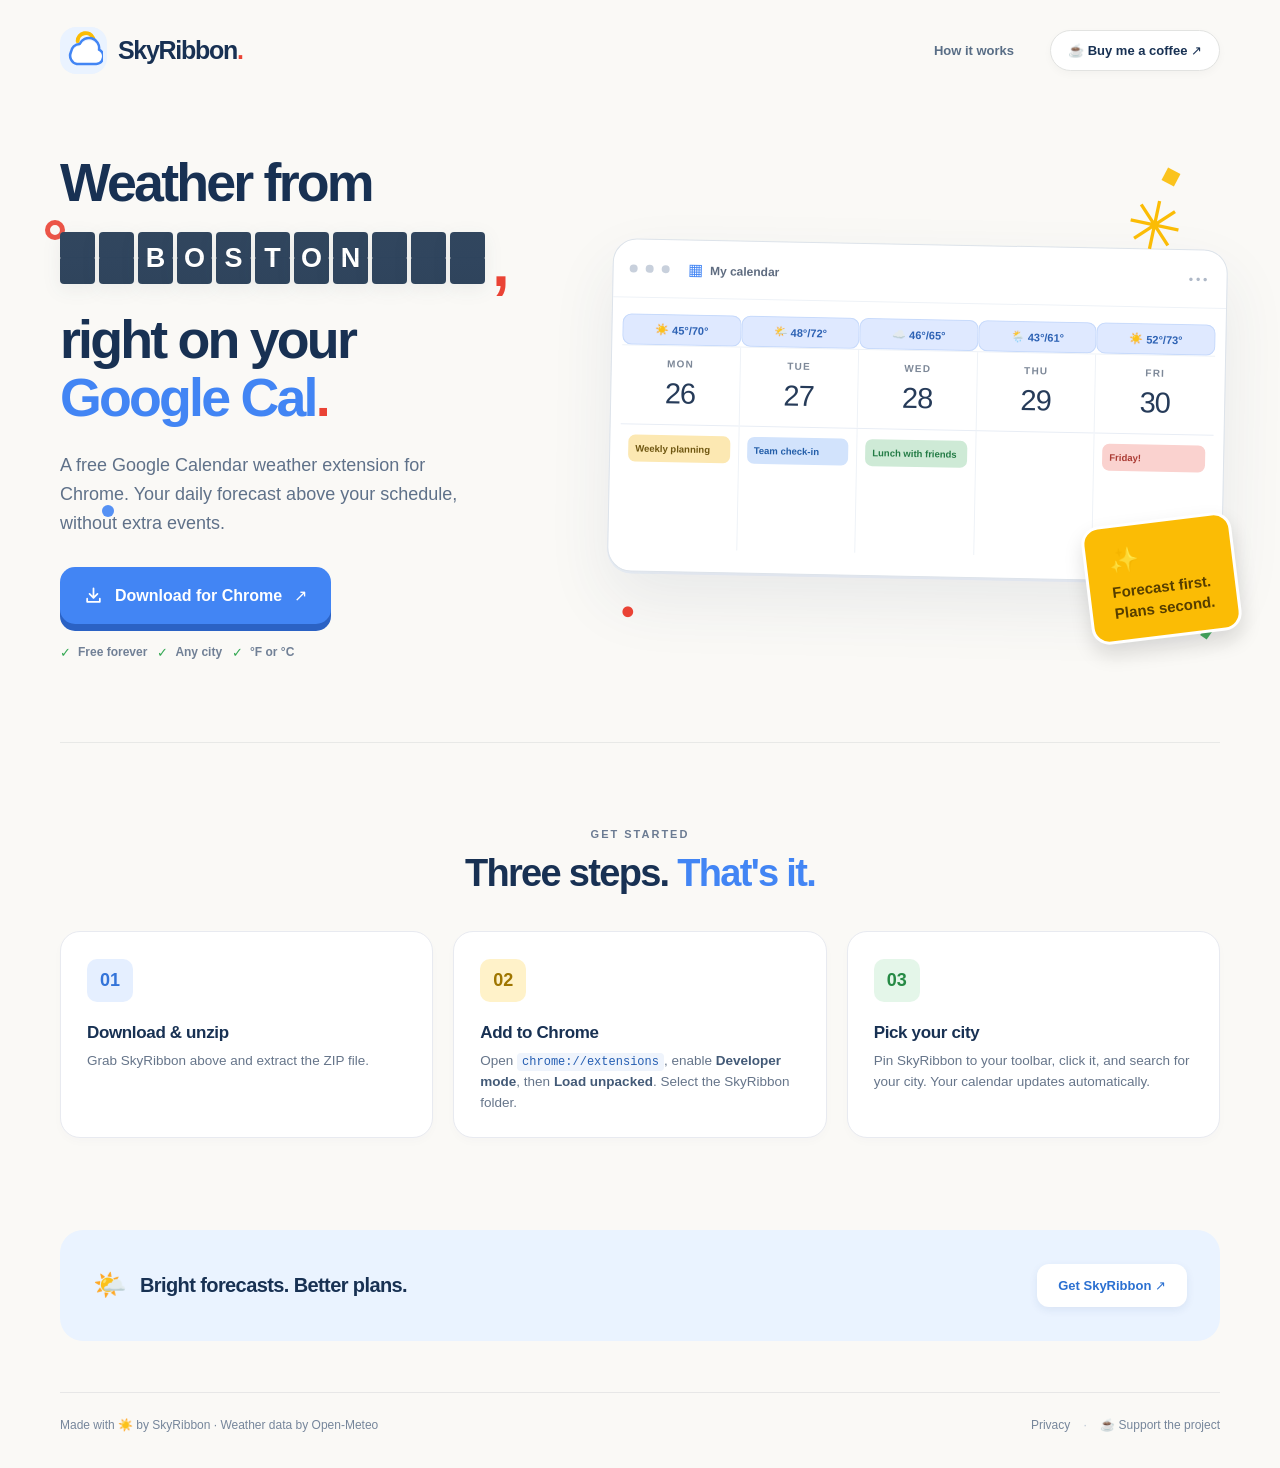
<file: index 4.html>
<!doctype html>
<html lang="en">
<head>
  <meta charset="utf-8">
  <meta name="viewport" content="width=device-width,initial-scale=1">
  <meta name="theme-color" content="#faf9f6">
  <meta name="description" content="SkyRibbon is a free Google Calendar weather extension for Chrome. See daily forecasts for any city above your calendar without adding events.">
  <meta property="og:title" content="SkyRibbon — Free Google Calendar Weather Extension">
  <meta property="og:description" content="Daily weather above your Google Calendar. Free for Chrome, with any city and °F or °C. No extra calendar events.">
  <title>SkyRibbon — Free Google Calendar Weather Extension for Chrome</title>
  <link rel="icon" href="favicon.svg" type="image/svg+xml">
  <link rel="canonical" href="https://skyribbon.xyz/">
  <meta name="robots" content="index,follow">
  <meta property="og:type" content="website">
  <meta property="og:url" content="https://skyribbon.xyz/">
  <meta name="twitter:card" content="summary">
  <meta name="twitter:title" content="SkyRibbon — Free Google Calendar Weather Extension">
  <meta name="twitter:description" content="See your daily weather above Google Calendar. Free for Chrome, any city, zero event clutter.">
  <script type="application/ld+json">
  {
    "@context": "https://schema.org",
    "@type": "SoftwareApplication",
    "name": "SkyRibbon",
    "url": "https://skyribbon.xyz/",
    "description": "A free Chrome extension that displays daily weather forecasts above Google Calendar without creating calendar events.",
    "applicationCategory": "BrowserApplication",
    "operatingSystem": "Google Chrome",
    "offers": {"@type": "Offer", "price": "0", "priceCurrency": "USD"}
  }
  </script>
  <!-- SkyRibbon styles are embedded to avoid stylesheet loading/caching failures. -->
  <style>
:root{--ink:#183153;--muted:#5f7189;--blue:#4285f4;--red:#ea4335;--yellow:#fbbc05;--green:#34a853;--cream:#faf9f6;--border:#e8e9ea;font-family:Arial,"Helvetica Neue",sans-serif;font-synthesis:none;scroll-behavior:smooth}
*{box-sizing:border-box}body{background:var(--cream);margin:0;color:var(--ink);overflow-x:hidden}a{text-decoration:none;color:inherit}.wrap{width:min(1160px,calc(100% - 64px));margin-inline:auto}.site-header{height:100px;display:flex;align-items:center;justify-content:space-between;position:relative;z-index:2}.logo{display:flex;align-items:center;font-size:25px;font-weight:800;letter-spacing:-1.3px;gap:11px}.logo-art{display:grid;place-items:center;width:47px;height:47px;border-radius:16px;background:#eaf3ff}.logo-art svg{width:38px;height:38px}.logodot{color:var(--red)}nav{display:flex;align-items:center;gap:36px;font-weight:700;font-size:13px}nav>a:first-child{color:#596e86}nav>a:hover{color:var(--blue)}.coffee-link{padding:12px 17px;border:1px solid #e2e3e1;border-radius:999px;background:#fff;color:var(--ink);box-shadow:0 3px 9px #00000008}nav .coffee-link:hover{background:#fff9e8;color:var(--ink)}
.hero{min-height:578px;display:grid;grid-template-columns:47% 53%;align-items:center;gap:5px;position:relative;padding:38px 0 60px}.hero-copy{z-index:1;padding-bottom:23px}.eyebrow{font-size:11px;font-weight:800;letter-spacing:2px;color:#6b7b92;display:flex;align-items:center;gap:10px}.eyebrow-dot{width:11px;height:11px;border-radius:50%;display:inline-block;background:var(--green);box-shadow:inset -2px -2px 0 #148038}.hero h1{font-size:clamp(46px,5.3vw,76px);line-height:1.08;letter-spacing:-3.7px;margin:23px 0 22px;font-weight:800;max-width:570px}.highlight{position:relative;color:var(--blue);white-space:nowrap}.highlight-line{position:absolute;left:0;bottom:-7px;width:98%;height:8px;border-radius:60% 40% 50% 50%;background:var(--yellow);transform:rotate(-1.5deg)}.period{color:var(--red)}.lead{font-size:18px;line-height:1.6;color:var(--muted);max-width:420px;margin:0 0 30px}.download{display:inline-flex;align-items:center;justify-content:center;gap:12px;border-radius:15px;background:var(--blue);color:#fff;padding:19px 24px;font-size:16px;font-weight:800;box-shadow:0 7px 0 #2b62c4;transition:transform .18s,box-shadow .18s}.download:hover{transform:translateY(-2px);box-shadow:0 9px 0 #2b62c4}.download:active{transform:translateY(5px);box-shadow:0 2px 0 #2b62c4}.under-download{display:flex;align-items:center;flex-wrap:wrap;gap:10px;margin-top:21px;color:#718096;font-size:12px;font-weight:700}.feature-chip{display:inline-flex;align-items:center;gap:7px}.green-tick{color:var(--green);font-weight:900;font-size:13px;line-height:1}
.hero-art{height:470px;display:flex;align-items:center;justify-content:center;position:relative}.calendar-frame{position:relative;width:100%;max-width:650px;background:white;border:1px solid #dde3ea;border-radius:24px;box-shadow:0 28px 64px #304a6e16,0 2px 0 #edf2f8;transform:rotate(1.1deg);overflow:hidden}.mock-top{display:flex;align-items:center;gap:10px;color:#5f6c80;border-bottom:1px solid #eef2f7;height:58px;padding:0 16px;font-size:12px;font-weight:700}.mock-dots{display:flex;gap:8px;margin-right:8px}.mock-dots i{display:block;width:8px;height:8px;border-radius:50%;background:#c8d0dc}.mock-dots i:nth-child(2),.mock-dots i:nth-child(3){background:#c8d0dc}.mini-calendar{margin-right:4px;color:#4285f4;font-size:16px}.mock-menu{margin-left:auto;letter-spacing:3px;color:#aeb8c7}.mock-content{padding:16px 10px 22px}.mock-weather,.mock-days{display:grid;grid-template-columns:repeat(5,minmax(0,1fr));gap:0;text-align:center}.forecast-pill{white-space:nowrap;font-size:11px;font-weight:700;background:#dfe9ff;color:#2d62b4;border-radius:9px;padding:9px 2px;box-shadow:inset 0 0 0 1px #c7dafb}.forecast-pill span{vertical-align:middle}.mock-days{margin-top:0;border-top:1px solid #eef2f7}.mock-days div{display:flex;align-items:center;flex-direction:column;gap:8px;padding:12px 0 14px;border-right:1px solid #eef2f7}.mock-days div:last-child{border-right:0}.mock-days span{font-weight:700;letter-spacing:1.2px;color:#7d8898;font-size:10px}.mock-days strong{color:#263b59;font-size:29px;letter-spacing:-1px;font-weight:500}.events-grid{border-top:1px solid #e8edf5;display:grid;grid-template-columns:repeat(5,1fr);gap:0;min-height:124px;align-items:start}.event-col{padding:10px 8px 0;border-right:1px solid #eef2f7;min-height:124px}.event-col:last-child{border-right:0}.event{display:block;font-size:9.5px;font-weight:700;padding:8px 7px;border-radius:7px;white-space:nowrap;overflow:hidden;text-overflow:ellipsis;margin-bottom:7px}.event.yellow{background:#fce8b2;color:#6f5711}.event.blue{background:#d2e3fc;color:#225da8}.event.green{background:#ceead6;color:#237b45}.event.red{background:#fad2cf;color:#ab3b34}.mini-sticker{position:absolute;z-index:1;bottom:8px;right:-12px;background:#fbbc05;border:3px solid #fff;border-radius:18px;padding:17px 22px;transform:rotate(-7deg);color:#563e00;font-size:15px;font-weight:800;line-height:1.4;box-shadow:0 10px 20px #1112}.mini-sticker span{display:block;font-size:24px;margin-bottom:3px}.spark{position:absolute;z-index:1}.spark-yellow{right:43px;top:12px;color:var(--yellow);font-size:67px;transform:rotate(12deg)}.spark-red{left:10px;bottom:20px;color:var(--red);font-size:25px}.confetti{position:absolute;pointer-events:none;opacity:.9}.c-red{width:20px;height:20px;border:5px solid var(--red);border-radius:50%;top:220px;left:3.5%}.c-yellow{width:14px;height:14px;background:var(--yellow);transform:rotate(28deg);top:170px;right:8%}.c-blue{width:12px;height:12px;background:var(--blue);border-radius:50%;top:505px;left:8%}.c-green{width:8px;height:30px;background:var(--green);transform:rotate(35deg);top:610px;right:5%}
.install{padding:85px 0 92px;border-top:1px solid #e8e9e7}.install-heading{text-align:center}.install-heading .eyebrow{justify-content:center}.install h2{font-size:38px;letter-spacing:-1.7px;line-height:1.12;margin:12px 0 36px}.install h2 span{color:var(--blue)}.step-grid{display:grid;grid-template-columns:repeat(3,minmax(0,1fr));gap:20px}.step{background:#fff;border:1px solid #e8eaf0;border-radius:20px;padding:27px 26px 23px;min-height:194px;box-shadow:0 4px 10px #1f375405}.step-num{display:inline-flex;border-radius:10px;min-width:46px;min-height:43px;align-items:center;justify-content:center;font-size:18px;font-weight:900}.step-num.blue{background:#e5efff;color:#3474d9}.step-num.yellow{background:#fff2c9;color:#9f7600}.step-num.green{background:#e4f6e9;color:#268a45}.step h3{font-size:17px;letter-spacing:-.35px;margin:21px 0 8px}.step p{color:#66758a;line-height:1.55;margin:0;font-size:13.5px}.step strong{color:#435a77}.step code{background:#eff4fc;padding:2px 5px;border-radius:4px;font-size:12px;color:#255eb2;white-space:nowrap}
.closing{background:#eaf3ff;border-radius:23px;min-height:111px;display:flex;align-items:center;justify-content:space-between;padding:25px 33px;margin-bottom:51px}.closing div{display:flex;align-items:center;gap:13px}.closing div span{font-size:27px}.closing strong{font-size:20px;letter-spacing:-.6px}.closing>a{background:#fff;color:#2b70d1;font-weight:800;padding:14px 21px;border-radius:12px;box-shadow:0 3px 8px #153d8315;font-size:13px}.closing>a:hover{background:#f7faff}footer{border-top:1px solid #e7e7e7;padding:25px 0 36px;display:flex;justify-content:space-between;gap:20px;color:#76869b;font-size:12px}footer a:hover{color:var(--blue)}.foot-sep{margin:0 10px;color:#b8c4d2}
@media(max-width:1100px){.hero h1{font-size:clamp(42px,5.6vw,62px);letter-spacing:-2.8px}.forecast-pill{font-size:10px}.hero{gap:0}.mini-sticker{right:-9px}}
@media(max-width:780px){.wrap{width:min(620px,calc(100% - 38px))}.site-header{height:82px}.logo{font-size:23px}nav{gap:14px}nav>a:first-child{display:none}.coffee-link{font-size:11px;padding:11px 12px}.hero{padding:45px 0 80px;display:flex;flex-direction:column;min-height:0}.hero-copy{text-align:center;padding:0}.eyebrow{justify-content:center}.hero h1{margin:22px auto 17px;font-size:clamp(43px,8.7vw,63px);letter-spacing:-2.3px;max-width:620px}.lead{margin:0 auto 27px;font-size:16px}.under-download{justify-content:center}.hero-art{width:100%;height:350px;margin-top:20px}.calendar-frame{max-width:540px}.spark-yellow{right:8%;top:-7px}.mini-sticker{bottom:0;right:1%;font-size:12px;padding:10px 15px}.mini-sticker span{font-size:20px}.install{padding:64px 0}.step-grid{grid-template-columns:1fr;gap:13px}.step{min-height:0;padding:21px;display:grid;grid-template-columns:50px 1fr;align-items:start;gap:0 16px}.step-num{grid-row:span 2}.step h3{margin:0 0 7px}.step p{grid-column:2}.closing{margin-bottom:35px}.closing strong{font-size:16px}footer{flex-direction:column;align-items:center;text-align:center;gap:11px}}
@media(max-width:480px){.wrap{width:calc(100% - 32px)}.logo-art{width:40px;height:40px}.logo-art svg{width:32px}.logo{gap:6px;font-size:20px}.coffee-link{font-size:0!important;padding:10px 12px}.coffee-link span{font-size:15px}.coffee-link span:last-child{font-size:0}.hero{padding:40px 0 57px}.eyebrow{font-size:9px;letter-spacing:1.2px}.hero h1{font-size:45px;letter-spacing:-2.5px}.hero .highlight{white-space:normal}.lead{font-size:15px}.download{font-size:15px;padding:17px 21px}.hero-art{height:270px}.calendar-frame{border-radius:15px}.mock-top{height:46px;padding:0 11px}.mock-content{padding:13px 6px 16px}.mock-weather,.mock-days{gap:3px}.forecast-pill{font-size:8px;letter-spacing:-.2px;padding:10px 0;border-radius:6px}.mock-days{margin-top:0}.mock-days div{gap:6px;padding:10px 0 8px}.mock-days span{font-size:8px}.mock-days strong{font-size:22px}.events-grid{min-height:82px}.event-col{padding:7px 4px 0;min-height:82px}.event{font-size:6.8px;padding:5px 3px;margin-bottom:4px}.mini-sticker{bottom:4px;right:-3px;font-size:9px;padding:6px 10px;border-radius:9px}.mini-sticker span{font-size:14px}.spark-yellow{font-size:34px;top:-5px}.install{padding:44px 0}.install h2{font-size:31px}.closing{padding:18px 15px;min-height:94px;gap:10px}.closing div{gap:6px}.closing div span{font-size:21px}.closing strong{font-size:13px;line-height:1.3}.closing>a{font-size:11px;padding:11px 9px;white-space:nowrap}}
@media(prefers-reduced-motion:reduce){:root{scroll-behavior:auto}.download{transition:none}}
@media(max-width:480px){.c-yellow,.c-red{display:none}}

  
/* SkyRibbon departure-board headline — smoother split-flap animation, no libraries. */
.hero h1.flip-heading{font-size:clamp(38px,4.2vw,60px);line-height:1.07;letter-spacing:-2.8px;margin:16px 0 25px;font-weight:800;max-width:620px}
.flip-heading-intro,.flip-heading-outro{display:block}
.flip-heading-outro{margin-top:13px;max-width:570px}
.calendar-accent{color:#4285f4;white-space:nowrap}
.flip-board-holder{position:relative;display:inline-block;max-width:100%;margin:20px 0 4px;vertical-align:middle}
.city-comma{position:absolute;right:-22px;bottom:4px;color:#ea4335;font-size:clamp(44px,5vw,70px);line-height:.8}
.departure-board{--tile-w:35px;--tile-h:52px;--tile-gap:4px;display:inline-flex;align-items:center;white-space:nowrap;transform:none;line-height:1;letter-spacing:0;padding:0;background:transparent;border:0;box-shadow:none}
.departure-letters{display:flex;gap:var(--tile-gap);isolation:isolate}
.flap-letter{width:var(--tile-w);height:var(--tile-h);position:relative;display:inline-block;flex:none;perspective:700px;color:#fff;font-family:Arial,Helvetica,sans-serif;font-size:27px;font-weight:800;letter-spacing:0;text-shadow:0 1px 0 #0002;filter:drop-shadow(0 5px 9px #23364c12)}
.flap-half{position:absolute;left:0;width:100%;height:50%;overflow:hidden;backface-visibility:hidden;-webkit-backface-visibility:hidden;will-change:transform}
.flap-half.top{top:0;border-radius:4px 4px 1px 1px;background:linear-gradient(180deg,#31465e 0%,#30455e 100%);border-bottom:0}
.flap-half.bottom{bottom:0;border-radius:1px 1px 4px 4px;background:linear-gradient(180deg,#30455e 0%,#2f445c 100%)}
.flap-glyph{position:absolute;left:0;width:100%;height:200%;display:flex;justify-content:center;align-items:center;line-height:1;white-space:pre}
.flap-half.top .flap-glyph{top:0}
.flap-half.bottom .flap-glyph{bottom:0}
.flap-letter::after{content:"";position:absolute;z-index:7;left:3px;right:3px;top:calc(50% - .5px);height:1px;background:rgba(19,35,53,.035);pointer-events:none}
.flap-letter .flap-top-turn,.flap-letter .flap-bottom-turn{opacity:0;z-index:6;transform-style:preserve-3d}
.flap-letter .flap-top-turn{transform-origin:bottom center}
.flap-letter .flap-bottom-turn{transform-origin:top center;transform:rotateX(90deg)}
.flap-letter.flipping .flap-top-turn{opacity:1;animation:dcw-topflip 128ms cubic-bezier(.44,.04,.64,.94) forwards}
.flap-letter.flipping .flap-bottom-turn{opacity:1;animation:dcw-bottomflip 195ms cubic-bezier(.17,.78,.18,1) 128ms forwards}
@keyframes dcw-topflip{from{transform:rotateX(0)}to{transform:rotateX(-90deg)}}
@keyframes dcw-bottomflip{0%{transform:rotateX(90deg)}72%{transform:rotateX(-5deg)}100%{transform:rotateX(0)}}
@media(max-width:1160px){.departure-board{--tile-w:clamp(26px,2.8vw,35px);--tile-h:48px;--tile-gap:3px}.flap-letter{font-size:24px}.hero h1.flip-heading{font-size:clamp(38px,4vw,56px)}}
@media(max-width:780px){.hero h1.flip-heading{font-size:clamp(39px,7.2vw,56px);letter-spacing:-2px;max-width:610px}.flip-heading-outro{margin-top:18px}.flip-board-holder{margin-top:22px}.departure-board{--tile-w:clamp(25px,4.6vw,37px);--tile-h:49px;--tile-gap:3px}.flap-letter{font-size:25px}.city-comma{right:-18px;bottom:1px}}
@media(max-width:480px){.hero h1.flip-heading{font-size:clamp(34px,9.1vw,44px);line-height:1.12;letter-spacing:-1.7px;margin:19px 0 21px}.flip-board-holder{margin:22px 4px 4px 0}.departure-board{--tile-w:clamp(21px,6.15vw,28px);--tile-h:42px;--tile-gap:2px}.flap-letter{font-size:20px}.flip-heading-outro{margin-top:16px}.city-comma{font-size:40px;right:-12px;bottom:4px}}
@media(max-width:355px){.departure-board{--tile-w:20px;--tile-h:38px;--tile-gap:2px}.flap-letter{font-size:18px}.hero h1.flip-heading{font-size:34px}}
@media(prefers-reduced-motion:reduce){.flap-letter.flipping .flap-top-turn,.flap-letter.flipping .flap-bottom-turn{animation:none;display:none}.departure-board{transform:none}}

  </style>
</head>
<body>
  <div class="confetti c-red" aria-hidden="true"></div><div class="confetti c-yellow" aria-hidden="true"></div>
  <div class="confetti c-blue" aria-hidden="true"></div><div class="confetti c-green" aria-hidden="true"></div>
  <header class="site-header wrap">
    <a class="logo" href="#top" aria-label="SkyRibbon home"><span class="logo-art" aria-hidden="true"><svg viewBox="0 0 45 45" fill="none"><path d="M8 28a10 10 0 0 1 9-9.9A12.8 12.8 0 0 1 41 23a9.1 9.1 0 0 1-3.9 17H14a10.6 10.6 0 0 1-6-12Z" fill="#fff"/><path d="M15 12a9.5 9.5 0 0 1 18.3-3.6" stroke="#FBBC05" stroke-width="4.6" stroke-linecap="round"/><path d="M7 25c.6-5.5 4.8-9.5 10.4-9.5a12 12 0 0 1 22.9 6.5A9 9 0 0 1 37 39H14a10 10 0 0 1-7-14Z" stroke="#4285F4" stroke-width="3" stroke-linejoin="round"/></svg></span><span>SkyRibbon<span class="logodot">.</span></span></a>
    <nav aria-label="Main navigation"><a href="#install">How it works</a><a class="coffee-link" href="https://buymeacoffee.com/jackanooga" target="_blank" rel="noopener noreferrer"><span aria-hidden="true">☕</span> Buy me a coffee <span aria-hidden="true">↗</span></a></nav>
  </header>
  <main id="top">
    <section class="hero wrap">
      <div class="hero-copy">
        <h1 class="flip-heading">
          <span class="flip-heading-intro">Weather from</span>
          <span class="flip-board-holder">
            <span class="departure-board" id="departure-board" role="img" aria-label="Boston" aria-roledescription="rotating city display">
              <span class="departure-letters" id="departure-letters" aria-hidden="true"></span>
            </span>
            <span class="city-comma" aria-hidden="true">,</span>
          </span>
          <span class="flip-heading-outro">right on your <span class="calendar-accent">Google Cal<span class="period">.</span></span></span>
        </h1>
        <p class="lead">A free Google Calendar weather extension for Chrome. Your daily forecast above your schedule, without extra events.</p>
        <a class="download" href="SkyRibbon_Extension.zip" download="SkyRibbon_Extension.zip"><svg viewBox="0 0 24 24" width="19" height="19" fill="none" stroke="currentColor" stroke-width="2.2" stroke-linecap="round" stroke-linejoin="round" aria-hidden="true"><path d="M12 3v12m-5-5 5 5 5-5M4 16v4h16v-4"/></svg> Download for Chrome <span aria-hidden="true">↗</span></a>
        <div class="under-download"><span class="feature-chip"><span class="green-tick" aria-hidden="true">✓</span> Free forever</span><span class="feature-chip"><span class="green-tick" aria-hidden="true">✓</span> Any city</span><span class="feature-chip"><span class="green-tick" aria-hidden="true">✓</span> °F or °C</span></div>
      </div>
      <div class="hero-art" aria-label="Illustration of SkyRibbon's forecast displayed above calendar days">
        <span class="spark spark-yellow" aria-hidden="true">✳</span><span class="spark spark-red" aria-hidden="true">●</span>
        <div class="calendar-frame">
          <div class="mock-top"><div class="mock-dots" aria-hidden="true"><i></i><i></i><i></i></div><span><span class="mini-calendar">▦</span> My calendar</span><span class="mock-menu" aria-hidden="true">•••</span></div>
          <div class="mock-content"><div class="mock-weather">
            <div class="forecast-pill">☀️ <span>45°/70°</span></div><div class="forecast-pill">🌤️ <span>48°/72°</span></div><div class="forecast-pill">☁️ <span>46°/65°</span></div><div class="forecast-pill">🌦️ <span>43°/61°</span></div><div class="forecast-pill">☀️ <span>52°/73°</span></div>
          </div><div class="mock-days"><div><span>MON</span><strong>26</strong></div><div><span>TUE</span><strong>27</strong></div><div><span>WED</span><strong>28</strong></div><div><span>THU</span><strong>29</strong></div><div><span>FRI</span><strong>30</strong></div></div>
          <div class="events-grid" aria-hidden="true"><div class="event-col"><span class="event yellow">Weekly planning</span></div><div class="event-col"><span class="event blue">Team check-in</span></div><div class="event-col"><span class="event green">Lunch with friends</span></div><div class="event-col"></div><div class="event-col"><span class="event red">Friday!</span></div></div>
          </div>
        </div>
        <div class="mini-sticker"><span>✨</span> Forecast first.<br>Plans second.</div>
      </div>
    </section>
    <section id="install" class="install wrap" aria-labelledby="install-title">
      <div class="install-heading"><span class="eyebrow">GET STARTED</span><h2 id="install-title">Three steps. <span>That's it.</span></h2></div>
      <div class="step-grid">
        <div class="step"><span class="step-num blue">01</span><h3>Download & unzip</h3><p>Grab SkyRibbon above and extract the ZIP file.</p></div>
        <div class="step"><span class="step-num yellow">02</span><h3>Add to Chrome</h3><p>Open <code>chrome://extensions</code>, enable <strong>Developer mode</strong>, then <strong>Load unpacked</strong>. Select the SkyRibbon folder.</p></div>
        <div class="step"><span class="step-num green">03</span><h3>Pick your city</h3><p>Pin SkyRibbon to your toolbar, click it, and search for your city. Your calendar updates automatically.</p></div>
      </div>
    </section>
    <section class="closing wrap"><div><span aria-hidden="true">🌤️</span><strong>Bright forecasts. Better plans.</strong></div><a href="SkyRibbon_Extension.zip" download="SkyRibbon_Extension.zip">Get SkyRibbon <span aria-hidden="true">↗</span></a></section>
  </main>
  <footer class="wrap"><span>Made with ☀️ by SkyRibbon · Weather data by <a href="https://open-meteo.com/" target="_blank" rel="noopener noreferrer">Open-Meteo</a></span><span><a href="privacy.html">Privacy</a> <span class="foot-sep">·</span> <a href="https://buymeacoffee.com/jackanooga" target="_blank" rel="noopener noreferrer">☕ Support the project</a></span></footer>

<script>
(() => {
  'use strict';
  const board = document.getElementById('departure-board');
  const holder = document.getElementById('departure-letters');
  if (!board || !holder) return;

  const cityNames = [
    'AMSTERDAM','ATHENS','ATLANTA','AUCKLAND','BANGKOK','BARCELONA','BEIJING','BERLIN','BOGOTA','BOSTON',
    'BRUSSELS','BUDAPEST','BUENOS AIR','CAIRO','CAPE TOWN','CASABLANCA','CHICAGO','COPENHAGEN','DALLAS','DELHI',
    'DENVER','DETROIT','DOHA','DUBAI','DUBLIN','EDINBURGH','GENEVA','HAMBURG','HANOI','HAVANA',
    'HELSINKI','HONG KONG','HONOLULU','HOUSTON','ISTANBUL','JAKARTA','JOHANNESBG','KYOTO','LAGOS','LIMA',
    'LISBON','LONDON','LOS ANGELE','MADRID','MANILA','MARRAKESH','MELBOURNE','MEXICO CTY','MIAMI','MILAN',
    'MONTREAL','MUMBAI','MUNICH','NAIROBI','NAPLES','NEW YORK','OSAKA','OSLO','PARIS','PHILADELPH',
    'PHOENIX','PRAGUE','QUEBEC CITY','REYKJAVIK','RIO','ROME','SAN DIEGO','SAN JUAN','SAN JOSE','SANTIAGO',
    'SAO PAULO','SEATTLE','SEOUL','SHANGHAI','SINGAPORE','STOCKHOLM','SYDNEY','TAIPEI','TEL AVIV','TOKYO',
    'TORONTO','VALENCIA','VANCOUVER','VENICE','VIENNA','WARSAW','WASHINGTON','ZURICH'
  ];
  const slots = 11;
  const motionReduced = window.matchMedia('(prefers-reduced-motion: reduce)');
  const TOP_MS = 120;
  const BOTTOM_MS = 210;
  const STAGGER_MS = 17;
  const PAUSE_MS = 2250;
  let current = 'BOSTON';
  let nextTimer = null;
  let animating = false;
  let cityDeck = [];
  const entries = [];

  const fill = (text) => {
    const leading = Math.floor((slots - text.length) / 2);
    return ' '.repeat(Math.max(0, leading)) + text + ' '.repeat(Math.max(0, slots - text.length - leading));
  };

  const half = (part, cls, letter) => {
    const el = document.createElement('span');
    el.className = `flap-half ${part} ${cls}`;
    const glyph = document.createElement('span');
    glyph.className = 'flap-glyph';
    glyph.textContent = letter === ' ' ? ' ' : letter;
    el.append(glyph);
    return { el, glyph };
  };

  for (let i = 0; i < slots; i++) {
    const tile = document.createElement('span');
    tile.className = 'flap-letter';
    const t = half('top', 'flap-static-top', ' ');
    const b = half('bottom', 'flap-static-bottom', ' ');
    const ft = half('top', 'flap-top-turn', ' ');
    const fb = half('bottom', 'flap-bottom-turn', ' ');
    tile.append(t.el, b.el, ft.el, fb.el);
    holder.append(tile);
    entries.push({ tile, t: t.glyph, b: b.glyph, ft: ft.glyph, fb: fb.glyph, swapTimer: null, doneTimer: null, startTimer: null });
  }

  const glyph = (node, value) => { node.textContent = value === ' ' ? ' ' : value; };

  function installStatic(name) {
    const padded = fill(name);
    entries.forEach((e, i) => {
      e.tile.classList.remove('flipping');
      glyph(e.t, padded[i]);
      glyph(e.b, padded[i]);
      glyph(e.ft, padded[i]);
      glyph(e.fb, padded[i]);
      clearTimeout(e.swapTimer);
      clearTimeout(e.doneTimer);
      clearTimeout(e.startTimer);
    });
    board.setAttribute('aria-label', name);
  }

  function reshuffleDeck() {
    cityDeck = cityNames.filter(name => name !== current);
    for (let i = cityDeck.length - 1; i > 0; i--) {
      const j = Math.floor(Math.random() * (i + 1));
      [cityDeck[i], cityDeck[j]] = [cityDeck[j], cityDeck[i]];
    }
  }

  function nextCity() {
    if (!cityDeck.length) {
      reshuffleDeck();
      if (cityDeck[0] === current && cityDeck.length > 1) {
        cityDeck.push(cityDeck.shift());
      }
    }
    return cityDeck.shift();
  }

  installStatic(current);
  reshuffleDeck();

  function setCity(name) {
    if (animating || document.hidden || motionReduced.matches || !name || name === current) return;
    animating = true;
    const prev = fill(current);
    const dest = fill(name);
    let maxDelay = 0;

    entries.forEach((e, i) => {
      if (prev[i] === dest[i]) return;
      const delay = i * STAGGER_MS;
      maxDelay = Math.max(maxDelay, delay);

      glyph(e.t, prev[i]);
      glyph(e.b, prev[i]);
      glyph(e.ft, prev[i]);
      glyph(e.fb, dest[i]);

      e.startTimer = setTimeout(() => {
        e.tile.classList.add('flipping');
      }, delay);

      e.swapTimer = setTimeout(() => {
        glyph(e.t, dest[i]);
      }, delay + TOP_MS);

      e.doneTimer = setTimeout(() => {
        glyph(e.b, dest[i]);
        e.tile.classList.remove('flipping');
        glyph(e.ft, dest[i]);
        glyph(e.fb, dest[i]);
      }, delay + TOP_MS + BOTTOM_MS + 10);
    });

    window.setTimeout(() => {
      current = name;
      installStatic(name);
      animating = false;
      schedule();
    }, maxDelay + TOP_MS + BOTTOM_MS + 40);
  }

  function schedule() {
    clearTimeout(nextTimer);
    if (document.hidden || motionReduced.matches) return;
    nextTimer = setTimeout(() => {
      setCity(nextCity());
    }, PAUSE_MS);
  }

  document.addEventListener('visibilitychange', () => {
    if (!document.hidden) {
      if (animating) return;
      schedule();
    } else {
      clearTimeout(nextTimer);
    }
  });

  motionReduced.addEventListener?.('change', () => {
    if (motionReduced.matches) {
      clearTimeout(nextTimer);
      installStatic(current);
    } else {
      reshuffleDeck();
      schedule();
    }
  });

  schedule();
})();
</script>
</body>
</html>
</file>
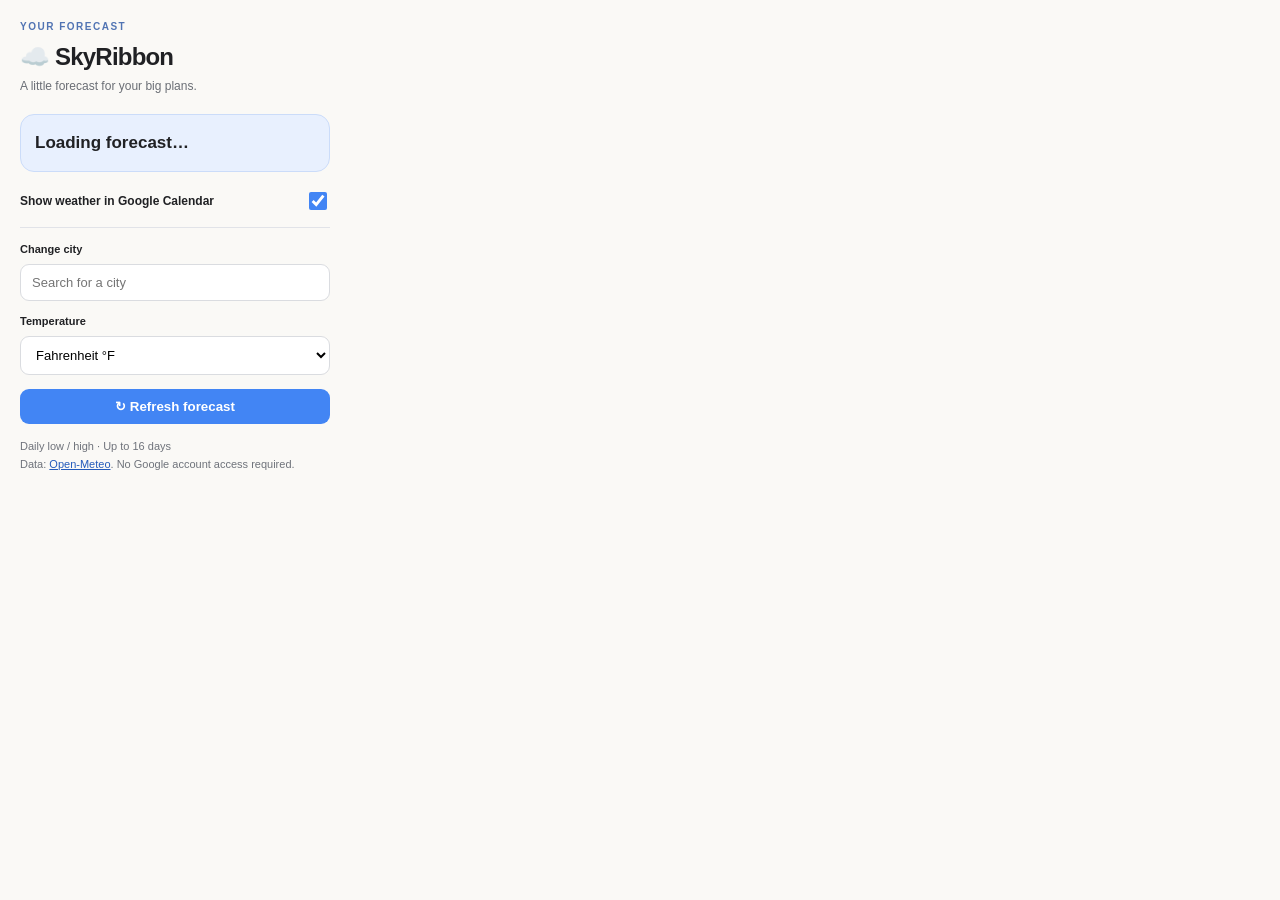
<file: popup.html>
<!doctype html>
<html lang="en">
<head>
<meta charset="utf-8" />
<meta name="viewport" content="width=device-width,initial-scale=1" />
<link rel="stylesheet" href="popup.css" />
</head>
<body>
  <main>
    <div class="eyebrow" id="city-label">YOUR FORECAST</div>
    <h1>☁️ SkyRibbon</h1>
    <p class="intro">A little forecast for your big plans.</p>
    <div class="weather-today" id="today" aria-live="polite">Loading forecast…</div>
    <label class="toggle-row" for="enabled"><span>Show weather in Google Calendar</span><input id="enabled" type="checkbox" checked /></label>
    <div class="location-section">
      <label for="city-search">Change city</label>
      <input type="search" id="city-search" placeholder="Search for a city" autocomplete="off" />
      <div id="city-results" role="listbox" hidden></div>
      <label class="unit-label" for="unit">Temperature</label>
      <select id="unit"><option value="fahrenheit">Fahrenheit °F</option><option value="celsius">Celsius °C</option></select>
    </div>
    <button id="refresh" type="button">↻ Refresh forecast</button>
    <p class="fine">Daily low / high · Up to 16 days<br>Data: <a href="https://open-meteo.com/" target="_blank" rel="noopener">Open-Meteo</a>. No Google account access required.</p>
    <p id="status" class="status" aria-live="polite"></p>
  </main>
  <script src="popup.js"></script>
</body>
</html>
</file>
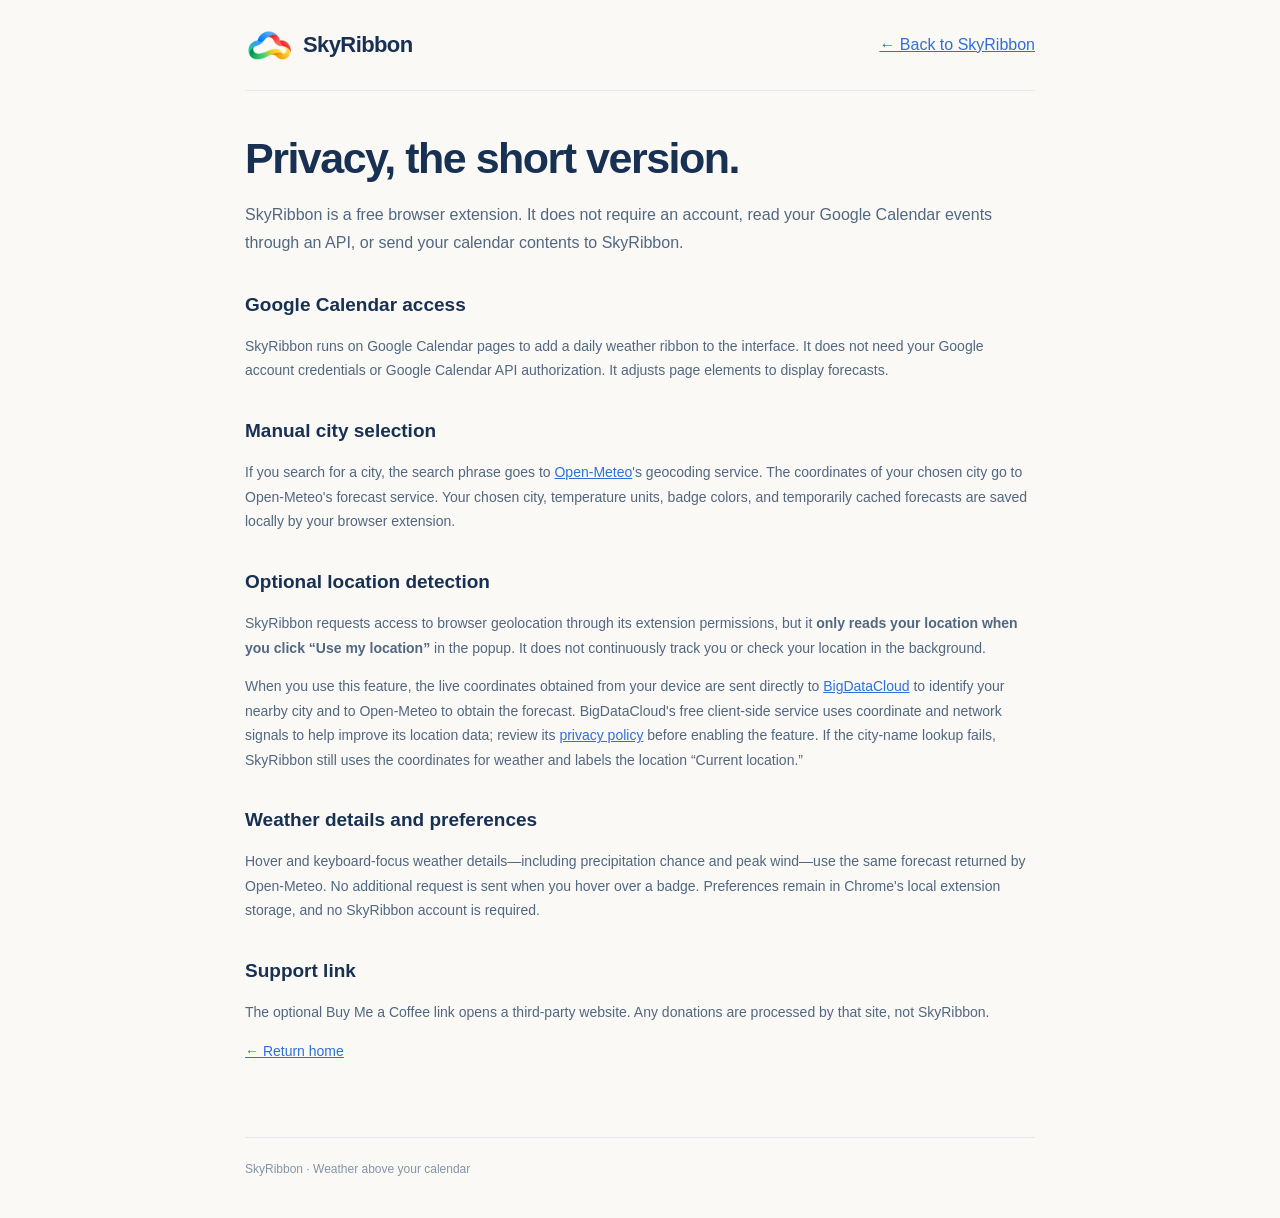
<file: privacy.html>
<!doctype html>
<html lang="en">
<head>
  <meta charset="utf-8">
  <meta name="viewport" content="width=device-width,initial-scale=1">
  <meta name="theme-color" content="#faf9f6">
  <title>Privacy · SkyRibbon</title>
  <meta name="description" content="How SkyRibbon handles location, weather forecasts and calendar data.">
  <link rel="icon" href="favicon.ico?v=20261025c" sizes="any">
  <link rel="icon" type="image/svg+xml" href="favicon.svg?v=20261025c">
  <style>
    :root{font:16px/1.65 Arial,Helvetica,sans-serif;color:#183153;background:#faf9f6}
    *{box-sizing:border-box}body{margin:0}a{color:#2f70d8}header,main,footer{width:min(790px,calc(100% - 40px));margin-inline:auto}
    header{display:flex;align-items:center;justify-content:space-between;padding:26px 0;border-bottom:1px solid #e4e9f0}
    .brand{display:flex;align-items:center;gap:10px;text-decoration:none;color:#183153;font-size:22px;font-weight:800;letter-spacing:-.6px}
    .brand img{width:48px;height:38px;object-fit:contain}main{padding:42px 0 60px}
    h1{font-size:clamp(32px,5vw,43px);letter-spacing:-1.5px;margin:0 0 12px;line-height:1.2}
    h2{font-size:19px;margin:32px 0 8px}p,li{color:#516780;font-size:14px;line-height:1.75}ul{padding-left:22px}
    .intro{font-size:16px}footer{border-top:1px solid #e4e9f0;padding:22px 0 38px;color:#8594a6;font-size:12px}
  </style>
</head>
<body>
  <header><a class="brand" href="/"><img src="skyribbon-symbol.png" width="48" height="38" alt="">SkyRibbon</a><a href="/">← Back to SkyRibbon</a></header>
  <main>
    <h1>Privacy, the short version.</h1>
    <p class="intro">SkyRibbon is a free browser extension. It does not require an account, read your Google Calendar events through an API, or send your calendar contents to SkyRibbon.</p>
    <h2>Google Calendar access</h2>
    <p>SkyRibbon runs on Google Calendar pages to add a daily weather ribbon to the interface. It does not need your Google account credentials or Google Calendar API authorization. It adjusts page elements to display forecasts.</p>
    <h2>Manual city selection</h2>
    <p>If you search for a city, the search phrase goes to <a href="https://open-meteo.com/" target="_blank" rel="noopener noreferrer">Open-Meteo</a>'s geocoding service. The coordinates of your chosen city go to Open-Meteo's forecast service. Your chosen city, temperature units, badge colors, and temporarily cached forecasts are saved locally by your browser extension.</p>
    <h2>Optional location detection</h2>
    <p>SkyRibbon requests access to browser geolocation through its extension permissions, but it <strong>only reads your location when you click “Use my location”</strong> in the popup. It does not continuously track you or check your location in the background.</p>
    <p>When you use this feature, the live coordinates obtained from your device are sent directly to <a href="https://www.bigdatacloud.com/" target="_blank" rel="noopener noreferrer">BigDataCloud</a> to identify your nearby city and to Open-Meteo to obtain the forecast. BigDataCloud's free client-side service uses coordinate and network signals to help improve its location data; review its <a href="https://www.bigdatacloud.com/privacy-and-cookie-policy" target="_blank" rel="noopener noreferrer">privacy policy</a> before enabling the feature. If the city-name lookup fails, SkyRibbon still uses the coordinates for weather and labels the location “Current location.”</p>
    <h2>Weather details and preferences</h2>
    <p>Hover and keyboard-focus weather details—including precipitation chance and peak wind—use the same forecast returned by Open-Meteo. No additional request is sent when you hover over a badge. Preferences remain in Chrome's local extension storage, and no SkyRibbon account is required.</p>
    <h2>Support link</h2>
    <p>The optional Buy Me a Coffee link opens a third-party website. Any donations are processed by that site, not SkyRibbon.</p>
    <p><a href="/">← Return home</a></p>
  </main>
  <footer>SkyRibbon · Weather above your calendar</footer>
</body>
</html>
</file>
<file: popup.css>
* { box-sizing: border-box; }
body { margin:0; width:350px; font:14px/1.45 Arial,sans-serif; background:#faf9f6; color:#202124; }
main { padding:20px; }
.eyebrow { font-size:10px; color:#5174b3; letter-spacing:1.5px; font-weight:800; text-transform:uppercase; }
h1 { margin:5px 0 4px; font-size:24px; letter-spacing:-.8px; }
.intro { color:#6a6e75; font-size:12px; margin:0 0 18px; }
.weather-today { background:#e8f0fe; border:1px solid #cbdcf9; border-radius:14px; padding:16px 14px; margin-bottom:17px; font-size:17px; font-weight:700; }
.weather-today small { display:block; font-size:11px; font-weight:400; color:#5c6c8b; margin-top:6px; }
.toggle-row { display:flex; justify-content:space-between; align-items:center; gap:12px; margin-bottom:14px; }
.toggle-row span { font-size:12px; font-weight:600; }
input[type=checkbox] { width:18px; height:18px; accent-color:#4285f4; }
.location-section { border-top:1px solid #e1e3e8; padding-top:14px; margin-bottom:14px; position:relative; }
.location-section label { display:block; font-size:11px; font-weight:700; margin-bottom:6px; }
.location-section input, .location-section select { font:13px Arial,sans-serif; padding:10px 11px; border:1px solid #dadce0; border-radius:9px; width:100%; outline-color:#4285f4; background:white; }
.unit-label { margin-top:13px; }
#city-results { position:relative; border-radius:9px; border:1px solid #dde2e9; margin-top:4px; overflow:auto; max-height:176px; background:white; }
#city-results button { width:100%; background:white; color:#202124; text-align:left; border:0; border-bottom:1px solid #eff0f2; border-radius:0; padding:10px; font-size:12px; font-weight:500; }
#city-results button:hover { background:#f0f5ff; }
#refresh { border:0; background:#4285f4; color:white; border-radius:9px; padding:10px 11px; font-weight:700; cursor:pointer; width:100%; }
#refresh:hover { background:#2363cf; }
#refresh:disabled { opacity:.65; cursor:wait; }
a { color:#245bbb; }
.fine { font-size:11px; color:#6f737b; margin:14px 0 0; line-height:1.6; }
.status { font-size:11px; color:#3d639f; min-height:14px; margin:10px 0 0; }
</file>
